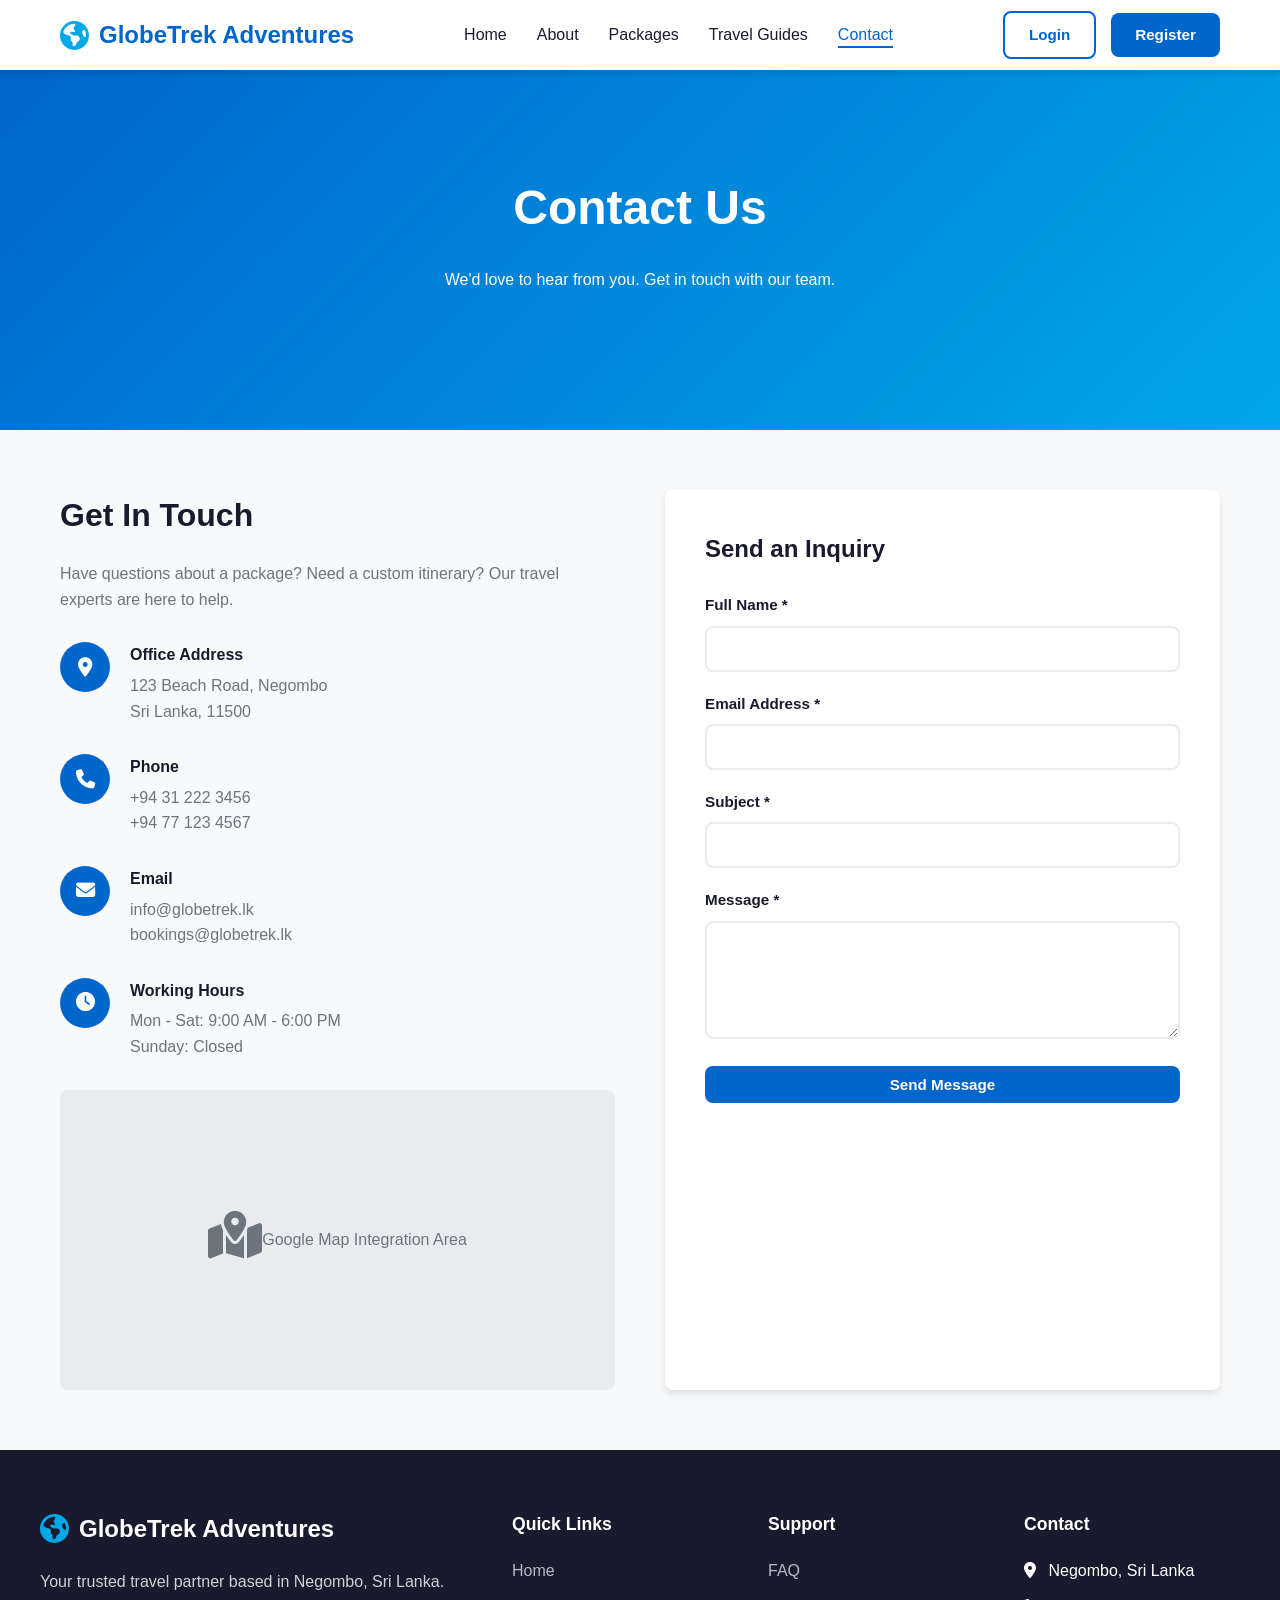
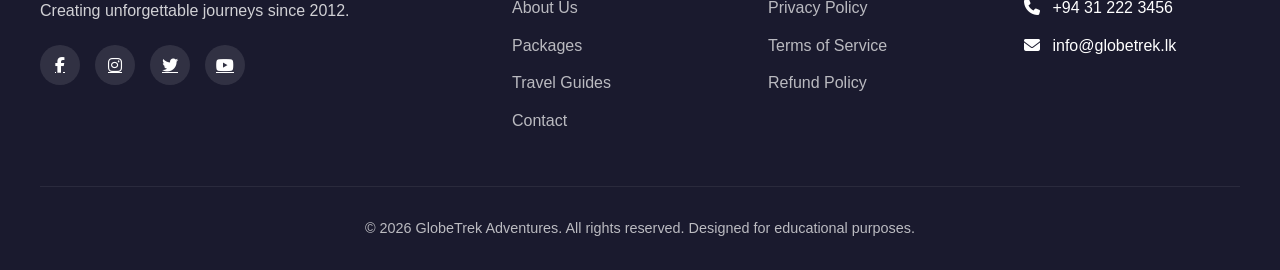
<file: contact.html>
<!DOCTYPE html>
<html lang="en">
<head>
    <meta charset="UTF-8">
    <meta name="viewport" content="width=device-width, initial-scale=1.0">
    <title>Contact Us - GlobeTrek Adventures</title>
    <link href="https://cdnjs.cloudflare.com/ajax/libs/font-awesome/6.4.0/css/all.min.css" rel="stylesheet">
    <link rel="stylesheet" href="style.css">
</head>
<body>

    <!-- Loading Screen -->
    <div class="loader" id="loader">
        <div class="loader-spinner"></div>
    </div>

    <!-- Navigation -->
    <nav class="navbar">
        <div class="nav-container">
            <a href="index.html" class="logo">
                <i class="fas fa-globe-americas"></i>
                GlobeTrek Adventures
            </a>
            <ul class="nav-links" id="navLinks">
                <li><a href="index.html">Home</a></li>
                <li><a href="about.html">About</a></li>
                <li><a href="packages.html">Packages</a></li>
                <li><a href="guides.html">Travel Guides</a></li>
                <li><a href="contact.html" class="active">Contact</a></li>
                <li id="navDashboard" style="display:none"><a href="dashboard.html">Dashboard</a></li>
            </ul>
            <div class="nav-auth" id="navAuth">
                <a href="login.html" class="btn btn-outline">Login</a>
                <a href="register.html" class="btn btn-primary">Register</a>
            </div>
            <div class="nav-auth" id="navUser" style="display:none">
                <span id="userName" style="margin-right:10px; font-weight:600;"></span>
                <button class="btn btn-outline" onclick="logout()">Logout</button>
            </div>
            <div class="mobile-toggle" onclick="toggleMobile()">
                <i class="fas fa-bars"></i>
            </div>
        </div>
    </nav>

    <!-- CONTACT PAGE -->
    <section id="contact" class="page-section">
        <div class="about-hero" style="height: 40vh; min-height: 300px;">
            <h1>Contact Us</h1>
            <p>We'd love to hear from you. Get in touch with our team.</p>
        </div>
        <div class="contact-grid">
            <div class="contact-info">
                <h2>Get In Touch</h2>
                <p style="color:var(--gray); margin-bottom:30px;">Have questions about a package? Need a custom itinerary? Our travel experts are here to help.</p>
                
                <div class="contact-item">
                    <i class="fas fa-map-marker-alt"></i>
                    <div>
                        <h4>Office Address</h4>
                        <p>123 Beach Road, Negombo<br>Sri Lanka, 11500</p>
                    </div>
                </div>
                <div class="contact-item">
                    <i class="fas fa-phone"></i>
                    <div>
                        <h4>Phone</h4>
                        <p>+94 31 222 3456<br>+94 77 123 4567</p>
                    </div>
                </div>
                <div class="contact-item">
                    <i class="fas fa-envelope"></i>
                    <div>
                        <h4>Email</h4>
                        <p>info@globetrek.lk<br>bookings@globetrek.lk</p>
                    </div>
                </div>
                <div class="contact-item">
                    <i class="fas fa-clock"></i>
                    <div>
                        <h4>Working Hours</h4>
                        <p>Mon - Sat: 9:00 AM - 6:00 PM<br>Sunday: Closed</p>
                    </div>
                </div>
                
                <div class="map-container">
                    <i class="fas fa-map-marked-alt" style="font-size:3rem; margin-bottom:10px;"></i>
                    <p>Google Map Integration Area</p>
                </div>
            </div>
            
            <div class="contact-form">
                <h3>Send an Inquiry</h3>
                <div class="alert alert-success" id="contactSuccess">Your message has been sent successfully!</div>
                <form id="contactForm" onsubmit="handleContact(event)">
                    <div class="form-row">
                        <label>Full Name *</label>
                        <input type="text" class="form-control" id="contactName" required>
                        <div class="error-message" id="contactNameError">Name is required</div>
                    </div>
                    <div class="form-row">
                        <label>Email Address *</label>
                        <input type="email" class="form-control" id="contactEmail" required>
                        <div class="error-message" id="contactEmailError">Valid email is required</div>
                    </div>
                    <div class="form-row">
                        <label>Subject *</label>
                        <input type="text" class="form-control" id="contactSubject" required>
                    </div>
                    <div class="form-row">
                        <label>Message *</label>
                        <textarea class="form-control" id="contactMessage" rows="5" required></textarea>
                        <div class="error-message" id="contactMessageError">Message is required</div>
                    </div>
                    <button type="submit" class="btn btn-primary" style="width:100%;">Send Message</button>
                </form>
            </div>
        </div>
    </section>

    <!-- FOOTER -->
    <footer class="footer" id="mainFooter">
        <div class="footer-grid">
            <div class="footer-brand">
                <div class="logo" style="color:var(--white); margin-bottom:15px;">
                    <i class="fas fa-globe-americas"></i>
                    GlobeTrek Adventures
                </div>
                <p>Your trusted travel partner based in Negombo, Sri Lanka. Creating unforgettable journeys since 2012.</p>
                <div class="social-links">
                    <a href="#"><i class="fab fa-facebook-f"></i></a>
                    <a href="#"><i class="fab fa-instagram"></i></a>
                    <a href="#"><i class="fab fa-twitter"></i></a>
                    <a href="#"><i class="fab fa-youtube"></i></a>
                </div>
            </div>
            <div class="footer-links">
                <h4>Quick Links</h4>
                <ul>
                    <li><a href="index.html">Home</a></li>
                    <li><a href="about.html">About Us</a></li>
                    <li><a href="packages.html">Packages</a></li>
                    <li><a href="guides.html">Travel Guides</a></li>
                    <li><a href="contact.html">Contact</a></li>
                </ul>
            </div>
            <div class="footer-links">
                <h4>Support</h4>
                <ul>
                    <li><a href="#">FAQ</a></li>
                    <li><a href="#">Privacy Policy</a></li>
                    <li><a href="#">Terms of Service</a></li>
                    <li><a href="#">Refund Policy</a></li>
                </ul>
            </div>
            <div class="footer-links">
                <h4>Contact</h4>
                <ul>
                    <li><i class="fas fa-map-marker-alt" style="margin-right:8px;"></i> Negombo, Sri Lanka</li>
                    <li><i class="fas fa-phone" style="margin-right:8px;"></i> +94 31 222 3456</li>
                    <li><i class="fas fa-envelope" style="margin-right:8px;"></i> info@globetrek.lk</li>
                </ul>
            </div>
        </div>
        <div class="footer-bottom">
            <p>&copy; 2026 GlobeTrek Adventures. All rights reserved. Designed for educational purposes.</p>
        </div>
    </footer>

    <!-- Toast Notification -->
    <div class="toast" id="toast"></div>

    <!-- Back to Top Button -->
    <button class="back-to-top" id="backToTop" onclick="scrollToTop()">
        <i class="fas fa-arrow-up"></i>
    </button>

    <script src="script.js"></script>
</body>
</html>
</file>
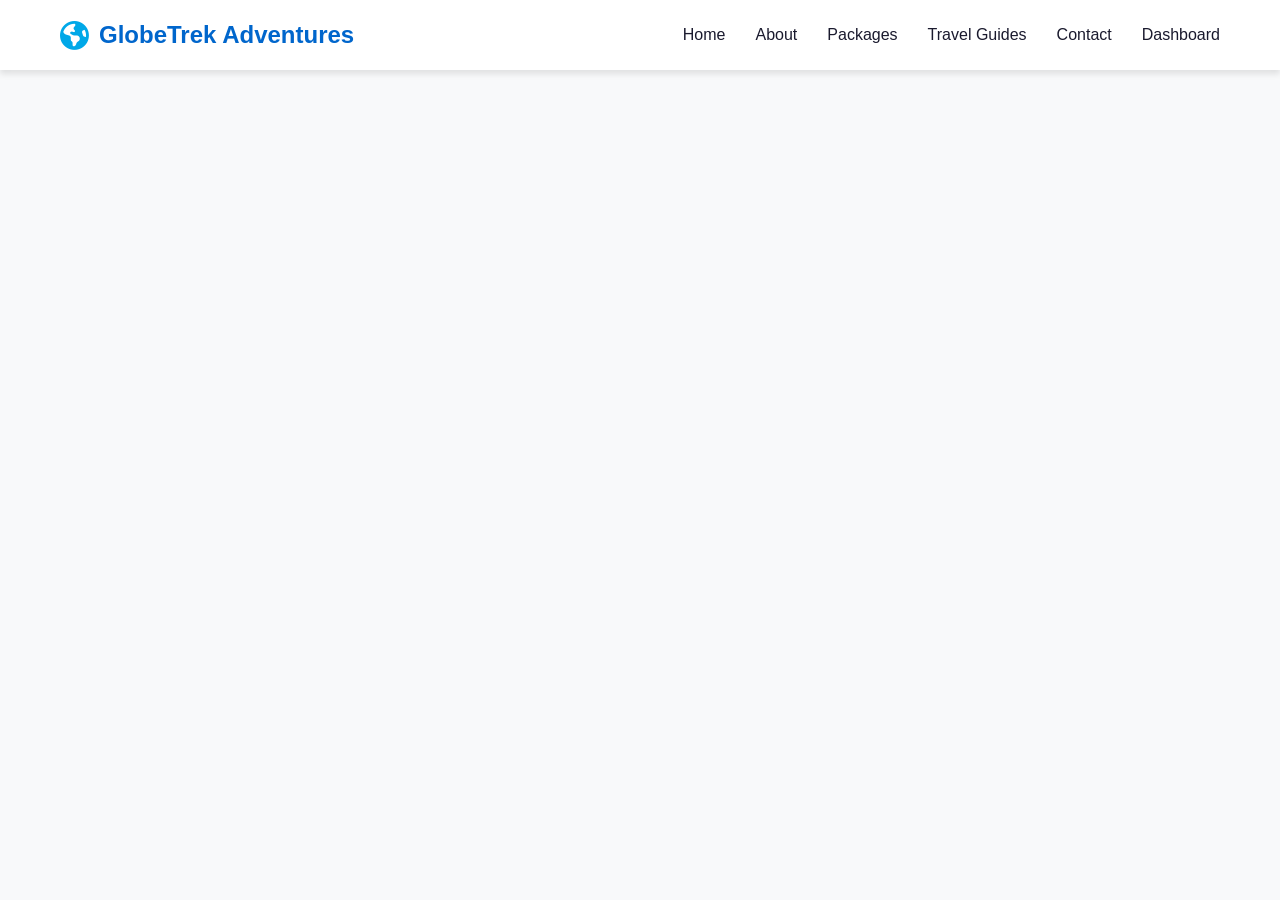
<file: dashboard.html>
<!DOCTYPE html>
<html lang="en">
<head>
    <meta charset="UTF-8">
    <meta name="viewport" content="width=device-width, initial-scale=1.0">
    <title>User Dashboard - GlobeTrek Adventures</title>
    <link href="https://cdnjs.cloudflare.com/ajax/libs/font-awesome/6.4.0/css/all.min.css" rel="stylesheet">
    <link rel="stylesheet" href="style.css">
</head>
<body>

    <!-- Loading Screen -->
    <div class="loader" id="loader">
        <div class="loader-spinner"></div>
    </div>

    <!-- Navigation -->
    <nav class="navbar">
        <div class="nav-container">
            <a href="index.html" class="logo">
                <i class="fas fa-globe-americas"></i>
                GlobeTrek Adventures
            </a>
            <ul class="nav-links" id="navLinks">
                <li><a href="index.html">Home</a></li>
                <li><a href="about.html">About</a></li>
                <li><a href="packages.html">Packages</a></li>
                <li><a href="guides.html">Travel Guides</a></li>
                <li><a href="contact.html">Contact</a></li>
                <li id="navDashboard" class="active"><a href="dashboard.html">Dashboard</a></li>
            </ul>
            <div class="nav-auth" id="navAuth" style="display:none">
                <a href="login.html" class="btn btn-outline">Login</a>
                <a href="register.html" class="btn btn-primary">Register</a>
            </div>
            <div class="nav-auth" id="navUser" style="display:none">
                <span id="userName" style="margin-right:10px; font-weight:600;"></span>
                <button class="btn btn-outline" onclick="logout()">Logout</button>
            </div>
            <div class="mobile-toggle" onclick="toggleMobile()">
                <i class="fas fa-bars"></i>
            </div>
        </div>
    </nav>

    <!-- CUSTOMER DASHBOARD VIEW -->
    <div id="customer-dashboard-view" style="display:none;">
        <div class="dashboard-layout">
            <div class="sidebar">
                <div class="sidebar-user">
                    <div class="sidebar-avatar"><i class="fas fa-user"></i></div>
                    <h4 id="custName">Customer</h4>
                    <p style="opacity:0.7; font-size:0.9rem;" id="roleText">Traveler</p>
                </div>
                <ul class="sidebar-menu">
                    <li><a href="#" class="active" onclick="showDashTab('cust-overview')"><i class="fas fa-home"></i> Overview</a></li>
                    <li><a href="#" onclick="showDashTab('cust-bookings')"><i class="fas fa-suitcase"></i> My Bookings</a></li>
                    <li><a href="#" onclick="showDashTab('cust-inquiries')"><i class="fas fa-envelope"></i> Inquiries</a></li>
                    <li><a href="#" onclick="showDashTab('cust-profile')"><i class="fas fa-user-cog"></i> Profile</a></li>
                </ul>
            </div>
            <div class="main-content">
                <div class="dashboard-header">
                    <h2>Welcome, <span id="dashNameHeader">Traveler</span></h2>
                    <a href="packages.html" class="btn btn-primary"><i class="fas fa-plus"></i> New Booking</a>
                </div>
                
                <!-- Overview Tab -->
                <div id="cust-overview" class="dash-tab active">
                    <div class="stats-cards">
                        <div class="stat-card">
                            <div class="stat-icon blue"><i class="fas fa-suitcase"></i></div>
                            <div class="stat-info">
                                <h4>3</h4>
                                <p>Total Bookings</p>
                            </div>
                        </div>
                        <div class="stat-card">
                            <div class="stat-icon green"><i class="fas fa-check-circle"></i></div>
                            <div class="stat-info">
                                <h4>2</h4>
                                <p>Confirmed</p>
                            </div>
                        </div>
                        <div class="stat-card">
                            <div class="stat-icon orange"><i class="fas fa-clock"></i></div>
                            <div class="stat-info">
                                <h4>1</h4>
                                <p>Pending</p>
                            </div>
                        </div>
                    </div>
                    <div class="content-card">
                        <div class="content-card-header">
                            <h3>Recent Bookings</h3>
                        </div>
                        <div class="content-card-body">
                            <div class="table-responsive">
                                <table class="table">
                                    <thead>
                                        <tr>
                                            <th>Ref</th>
                                            <th>Package</th>
                                            <th>Date</th>
                                            <th>Travelers</th>
                                            <th>Status</th>
                                            <th>Total</th>
                                        </tr>
                                    </thead>
                                    <tbody id="custOverviewBookingsTable">
                                        <!-- Rendered dynamically by script.js -->
                                    </tbody>
                                </table>
                            </div>
                        </div>
                    </div>
                </div>
                
                <!-- Bookings Tab -->
                <div id="cust-bookings" class="dash-tab" style="display:none;">
                    <div class="content-card">
                        <div class="content-card-header">
                            <h3>All Bookings</h3>
                        </div>
                        <div class="content-card-body">
                            <div class="table-responsive">
                                <table class="table">
                                    <thead>
                                        <tr>
                                            <th>Ref</th>
                                            <th>Package</th>
                                            <th>Travel Date</th>
                                            <th>Status</th>
                                            <th>Actions</th>
                                        </tr>
                                    </thead>
                                    <tbody id="custBookingsTable">
                                        <!-- Rendered dynamically by script.js -->
                                    </tbody>
                                </table>
                            </div>
                        </div>
                    </div>
                </div>
                
                <!-- Inquiries Tab -->
                <div id="cust-inquiries" class="dash-tab" style="display:none;">
                    <div class="content-card">
                        <div class="content-card-header">
                            <h3>Inquiry History</h3>
                        </div>
                        <div class="content-card-body">
                            <div class="table-responsive">
                                <table class="table">
                                    <thead>
                                        <tr>
                                            <th>Date</th>
                                            <th>Subject</th>
                                            <th>Status</th>
                                        </tr>
                                    </thead>
                                    <tbody id="custInquiriesTable">
                                        <!-- Rendered dynamically by script.js -->
                                    </tbody>
                                </table>
                            </div>
                        </div>
                    </div>
                </div>
                
                <!-- Profile Tab -->
                <div id="cust-profile" class="dash-tab" style="display:none;">
                    <div class="content-card">
                        <div class="content-card-header">
                            <h3>Profile Settings</h3>
                        </div>
                        <div class="content-card-body">
                            <form onsubmit="event.preventDefault(); showToast('Profile updated!');">
                                <div class="form-row">
                                    <label>Full Name</label>
                                    <input type="text" class="form-control" value="John Doe">
                                </div>
                                <div class="form-row">
                                    <label>Email</label>
                                    <input type="email" class="form-control" value="john@example.com" readonly style="background-color:#e9ecef;">
                                </div>
                                <div class="form-row">
                                    <label>Phone</label>
                                    <input type="tel" class="form-control" value="+94 77 123 4567">
                                </div>
                                <button type="submit" class="btn btn-primary">Update Profile</button>
                            </form>
                        </div>
                    </div>
                </div>
            </div>
        </div>
    </div>

    <!-- STAFF DASHBOARD VIEW -->
    <div id="staff-dashboard-view" style="display:none;">
        <div class="dashboard-layout">
            <div class="sidebar">
                <div class="sidebar-user">
                    <div class="sidebar-avatar" style="background:var(--warning);"><i class="fas fa-briefcase"></i></div>
                    <h4>Staff Member</h4>
                    <p style="opacity:0.7; font-size:0.9rem;">Travel Agent</p>
                </div>
                <ul class="sidebar-menu">
                    <li><a href="#" class="active" onclick="showDashTab('staff-overview')"><i class="fas fa-home"></i> Dashboard</a></li>
                    <li><a href="#" onclick="showDashTab('staff-bookings')"><i class="fas fa-suitcase"></i> Bookings</a></li>
                    <li><a href="#" onclick="showDashTab('staff-inquiries')"><i class="fas fa-envelope"></i> Inquiries</a></li>
                    <li><a href="#" onclick="showDashTab('staff-packages')"><i class="fas fa-box"></i> Packages</a></li>
                </ul>
            </div>
            <div class="main-content">
                <div class="dashboard-header">
                    <h2>Staff Dashboard</h2>
                    <span style="color:var(--gray);">Today: June 20, 2026</span>
                </div>
                
                <div id="staff-overview" class="dash-tab active">
                    <div class="stats-cards">
                        <div class="stat-card">
                            <div class="stat-icon blue"><i class="fas fa-suitcase"></i></div>
                            <div class="stat-info">
                                <h4>156</h4>
                                <p>Total Bookings</p>
                            </div>
                        </div>
                        <div class="stat-card">
                            <div class="stat-icon orange"><i class="fas fa-clock"></i></div>
                            <div class="stat-info">
                                <h4>23</h4>
                                <p>Pending</p>
                            </div>
                        </div>
                        <div class="stat-card">
                            <div class="stat-icon green"><i class="fas fa-check-circle"></i></div>
                            <div class="stat-info">
                                <h4>128</h4>
                                <p>Confirmed</p>
                            </div>
                        </div>
                        <div class="stat-card">
                            <div class="stat-icon red"><i class="fas fa-envelope"></i></div>
                            <div class="stat-info">
                                <h4>45</h4>
                                <p>New Inquiries</p>
                            </div>
                        </div>
                    </div>
                    <div class="content-card">
                        <div class="content-card-header">
                            <h3>Pending Bookings</h3>
                        </div>
                        <div class="content-card-body">
                            <div class="table-responsive">
                                <table class="table">
                                    <thead>
                                        <tr>
                                            <th>Ref</th>
                                            <th>Customer</th>
                                            <th>Package</th>
                                            <th>Date</th>
                                            <th>Amount</th>
                                            <th>Actions</th>
                                        </tr>
                                    </thead>
                                    <tbody>
                                        <tr>
                                            <td>#GT-24015</td>
                                            <td>Jane Smith</td>
                                            <td>Maldives Escape</td>
                                            <td>2026-08-20</td>
                                            <td>$2,400</td>
                                            <td><button class="btn btn-success btn-sm" onclick="showToast('Booking confirmed!')">Confirm</button></td>
                                        </tr>
                                        <tr>
                                            <td>#GT-24018</td>
                                            <td>Robert Brown</td>
                                            <td>Dubai Luxury</td>
                                            <td>2026-09-10</td>
                                            <td>$3,500</td>
                                            <td><button class="btn btn-success btn-sm" onclick="showToast('Booking confirmed!')">Confirm</button></td>
                                        </tr>
                                    </tbody>
                                </table>
                            </div>
                        </div>
                    </div>
                </div>
                
                <div id="staff-bookings" class="dash-tab" style="display:none;">
                    <div class="content-card">
                        <div class="content-card-header">
                            <h3>All Bookings</h3>
                        </div>
                        <div class="content-card-body">
                            <div class="table-responsive">
                                <table class="table">
                                    <thead>
                                        <tr>
                                            <th>Ref</th>
                                            <th>Customer</th>
                                            <th>Package</th>
                                            <th>Status</th>
                                            <th>Actions</th>
                                        </tr>
                                    </thead>
                                    <tbody id="staffBookingsTable">
                                        <!-- Dynamically generated -->
                                    </tbody>
                                </table>
                            </div>
                        </div>
                    </div>
                </div>
                
                <div id="staff-inquiries" class="dash-tab" style="display:none;">
                    <div class="content-card">
                        <div class="content-card-header">
                            <h3>Customer Inquiries</h3>
                        </div>
                        <div class="content-card-body">
                            <div class="table-responsive">
                                <table class="table">
                                    <thead>
                                        <tr>
                                            <th>Name</th>
                                            <th>Subject</th>
                                            <th>Date</th>
                                            <th>Status</th>
                                            <th>Actions</th>
                                        </tr>
                                    </thead>
                                    <tbody>
                                        <tr>
                                            <td>Alice Johnson</td>
                                            <td>Custom Tour Request</td>
                                            <td>2026-06-18</td>
                                            <td><span class="status-badge status-pending">New</span></td>
                                            <td><button class="btn btn-primary btn-sm" onclick="showToast('Replying to Alice')">Reply</button></td>
                                        </tr>
                                        <tr>
                                            <td>Mark Wilson</td>
                                            <td>Price Inquiry</td>
                                            <td>2026-06-17</td>
                                            <td><span class="status-badge status-pending">New</span></td>
                                            <td><button class="btn btn-primary btn-sm" onclick="showToast('Replying to Mark')">Reply</button></td>
                                        </tr>
                                    </tbody>
                                </table>
                            </div>
                        </div>
                    </div>
                </div>
                
                <div id="staff-packages" class="dash-tab" style="display:none;">
                    <div class="content-card">
                        <div class="content-card-header">
                            <h3>Manage Packages</h3>
                            <button class="btn btn-primary btn-sm" onclick="showToast('Packages editor locked')">Add Package</button>
                        </div>
                        <div class="content-card-body">
                            <div class="table-responsive">
                                <table class="table">
                                    <thead>
                                        <tr>
                                            <th>Package</th>
                                            <th>Destination</th>
                                            <th>Price</th>
                                            <th>Status</th>
                                            <th>Actions</th>
                                        </tr>
                                    </thead>
                                    <tbody id="staffPackagesTable">
                                        <!-- Dynamically generated -->
                                    </tbody>
                                </table>
                            </div>
                        </div>
                    </div>
                </div>
            </div>
        </div>
    </div>

    <!-- ADMIN DASHBOARD VIEW -->
    <div id="admin-dashboard-view" style="display:none;">
        <div class="dashboard-layout">
            <div class="sidebar">
                <div class="sidebar-user">
                    <div class="sidebar-avatar" style="background:var(--danger);"><i class="fas fa-user-shield"></i></div>
                    <h4>Administrator</h4>
                    <p style="opacity:0.7; font-size:0.9rem;">System Admin</p>
                </div>
                <ul class="sidebar-menu">
                    <li><a href="#" class="active" onclick="showDashTab('admin-overview')"><i class="fas fa-chart-line"></i> Analytics</a></li>
                    <li><a href="#" onclick="showDashTab('admin-users')"><i class="fas fa-users"></i> Users</a></li>
                    <li><a href="#" onclick="showDashTab('admin-staff')"><i class="fas fa-user-tie"></i> Staff</a></li>
                    <li><a href="#" onclick="showDashTab('admin-reports')"><i class="fas fa-file-alt"></i> Reports</a></li>
                </ul>
            </div>
            <div class="main-content">
                <div class="dashboard-header">
                    <h2>Admin Dashboard</h2>
                    <span style="color:var(--gray);">System Overview</span>
                </div>
                
                <div id="admin-overview" class="dash-tab active">
                    <div class="stats-cards">
                        <div class="stat-card">
                            <div class="stat-icon blue"><i class="fas fa-users"></i></div>
                            <div class="stat-info">
                                <h4>1,245</h4>
                                <p>Total Users</p>
                            </div>
                        </div>
                        <div class="stat-card">
                            <div class="stat-icon green"><i class="fas fa-user-tie"></i></div>
                            <div class="stat-info">
                                <h4>12</h4>
                                <p>Staff Members</p>
                            </div>
                        </div>
                        <div class="stat-card">
                            <div class="stat-icon orange"><i class="fas fa-suitcase"></i></div>
                            <div class="stat-info">
                                <h4>856</h4>
                                <p>Total Bookings</p>
                            </div>
                        </div>
                        <div class="stat-card">
                            <div class="stat-icon red"><i class="fas fa-envelope"></i></div>
                            <div class="stat-info">
                                <h4>234</h4>
                                <p>Total Inquiries</p>
                            </div>
                        </div>
                    </div>
                    <div class="content-card">
                        <div class="content-card-header">
                            <h3>Recent Activity</h3>
                        </div>
                        <div class="content-card-body">
                            <div class="table-responsive">
                                <table class="table">
                                    <thead>
                                        <tr>
                                            <th>Time</th>
                                            <th>Activity</th>
                                            <th>User</th>
                                            <th>Details</th>
                                        </tr>
                                    </thead>
                                    <tbody>
                                        <tr>
                                            <td>10:45 AM</td>
                                            <td>New Booking</td>
                                            <td>john@example.com</td>
                                            <td>Bali Adventure - $999</td>
                                        </tr>
                                        <tr>
                                            <td>09:30 AM</td>
                                            <td>New Inquiry</td>
                                            <td>sarah@example.com</td>
                                            <td>Custom tour request</td>
                                        </tr>
                                        <tr>
                                            <td>Yesterday</td>
                                            <td>User Registration</td>
                                            <td>mike@example.com</td>
                                            <td>New customer account</td>
                                        </tr>
                                    </tbody>
                                </table>
                            </div>
                        </div>
                    </div>
                </div>
                
                <div id="admin-users" class="dash-tab" style="display:none;">
                    <div class="content-card">
                        <div class="content-card-header">
                            <h3>Manage Customers</h3>
                        </div>
                        <div class="content-card-body">
                            <div class="table-responsive">
                                <table class="table">
                                    <thead>
                                        <tr>
                                            <th>Name</th>
                                            <th>Email</th>
                                            <th>Bookings</th>
                                            <th>Joined</th>
                                            <th>Actions</th>
                                        </tr>
                                    </thead>
                                    <tbody>
                                        <tr>
                                            <td>John Doe</td>
                                            <td>john@example.com</td>
                                            <td>3</td>
                                            <td>2024-01-15</td>
                                            <td><button class="btn btn-danger btn-sm" onclick="showToast('Customer account locked')">Delete</button></td>
                                        </tr>
                                        <tr>
                                            <td>Jane Smith</td>
                                            <td>jane@example.com</td>
                                            <td>5</td>
                                            <td>2023-08-20</td>
                                            <td><button class="btn btn-danger btn-sm" onclick="showToast('Customer account locked')">Delete</button></td>
                                        </tr>
                                    </tbody>
                                </table>
                            </div>
                        </div>
                    </div>
                </div>
                
                <div id="admin-staff" class="dash-tab" style="display:none;">
                    <div class="content-card">
                        <div class="content-card-header">
                            <h3>Manage Staff</h3>
                            <button class="btn btn-primary btn-sm" onclick="showToast('Staff editor locked')">Add Staff</button>
                        </div>
                        <div class="content-card-body">
                            <div class="table-responsive">
                                <table class="table">
                                    <thead>
                                        <tr>
                                            <th>Name</th>
                                            <th>Role</th>
                                            <th>Email</th>
                                            <th>Status</th>
                                            <th>Actions</th>
                                        </tr>
                                    </thead>
                                    <tbody>
                                        <tr>
                                            <td>Amal Perera</td>
                                            <td>Senior Agent</td>
                                            <td>amal@globetrek.lk</td>
                                            <td><span class="status-badge status-confirmed">Active</span></td>
                                            <td><button class="btn btn-outline btn-sm" onclick="showToast('Edit mode locked')">Edit</button></td>
                                        </tr>
                                        <tr>
                                            <td>Nimali Silva</td>
                                            <td>Booking Manager</td>
                                            <td>nimali@globetrek.lk</td>
                                            <td><span class="status-badge status-confirmed">Active</span></td>
                                            <td><button class="btn btn-outline btn-sm" onclick="showToast('Edit mode locked')">Edit</button></td>
                                        </tr>
                                    </tbody>
                                </table>
                            </div>
                        </div>
                    </div>
                </div>
                
                <div id="admin-reports" class="dash-tab" style="display:none;">
                    <div class="content-card">
                        <div class="content-card-header">
                            <h3>Booking Reports</h3>
                        </div>
                        <div class="content-card-body">
                            <div class="table-responsive">
                                <table class="table">
                                    <thead>
                                        <tr>
                                            <th>Month</th>
                                            <th>Bookings</th>
                                            <th>Revenue</th>
                                            <th>Growth</th>
                                        </tr>
                                    </thead>
                                    <tbody>
                                        <tr>
                                            <td>June 2026</td>
                                            <td>142</td>
                                            <td>$128,400</td>
                                            <td style="color:var(--success);">+12%</td>
                                        </tr>
                                        <tr>
                                            <td>May 2026</td>
                                            <td>128</td>
                                            <td>$115,200</td>
                                            <td style="color:var(--success);">+8%</td>
                                        </tr>
                                        <tr>
                                            <td>April 2026</td>
                                            <td>118</td>
                                            <td>$98,600</td>
                                            <td style="color:var(--danger);">-3%</td>
                                        </tr>
                                    </tbody>
                                </table>
                            </div>
                        </div>
                    </div>
                </div>
            </div>
        </div>
    </div>

    <!-- Toast Notification -->
    <div class="toast" id="toast"></div>

    <script src="script.js"></script>
</body>
</html>
</file>
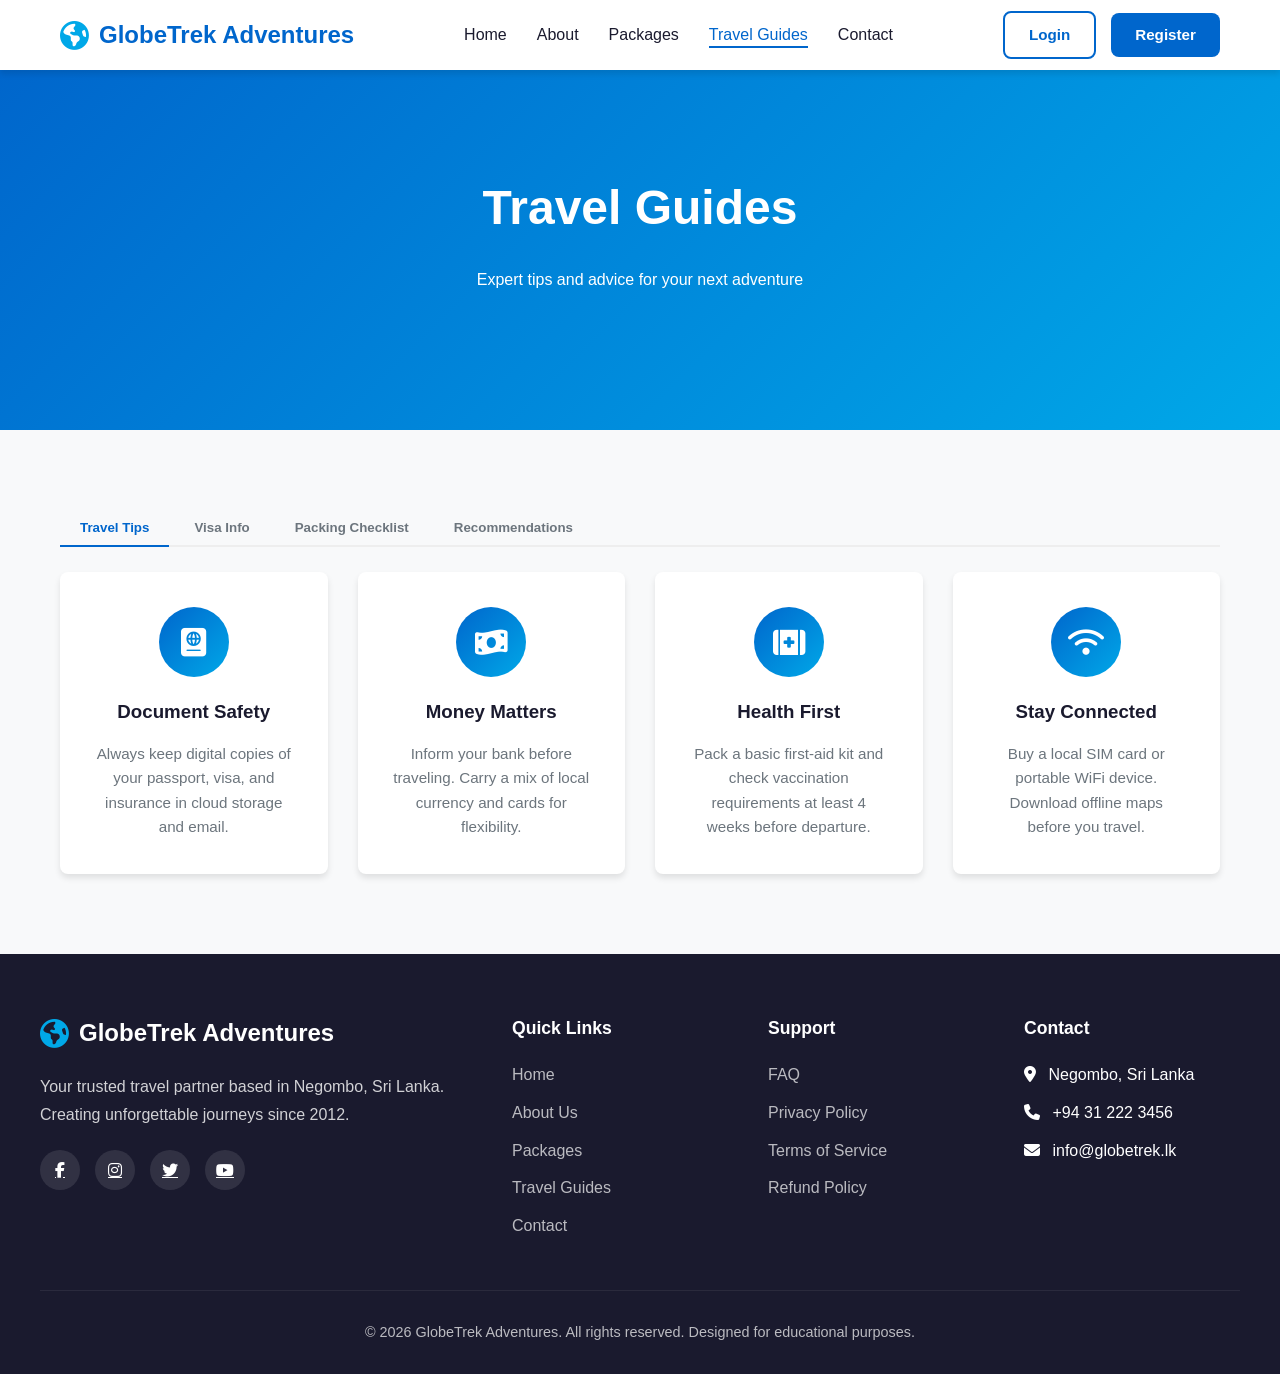
<file: guides.html>
<!DOCTYPE html>
<html lang="en">
<head>
    <meta charset="UTF-8">
    <meta name="viewport" content="width=device-width, initial-scale=1.0">
    <title>Travel Guides - GlobeTrek Adventures</title>
    <link href="https://cdnjs.cloudflare.com/ajax/libs/font-awesome/6.4.0/css/all.min.css" rel="stylesheet">
    <link rel="stylesheet" href="style.css">
</head>
<body>

    <!-- Loading Screen -->
    <div class="loader" id="loader">
        <div class="loader-spinner"></div>
    </div>

    <!-- Navigation -->
    <nav class="navbar">
        <div class="nav-container">
            <a href="index.html" class="logo">
                <i class="fas fa-globe-americas"></i>
                GlobeTrek Adventures
            </a>
            <ul class="nav-links" id="navLinks">
                <li><a href="index.html">Home</a></li>
                <li><a href="about.html">About</a></li>
                <li><a href="packages.html">Packages</a></li>
                <li><a href="guides.html" class="active">Travel Guides</a></li>
                <li><a href="contact.html">Contact</a></li>
                <li id="navDashboard" style="display:none"><a href="dashboard.html">Dashboard</a></li>
            </ul>
            <div class="nav-auth" id="navAuth">
                <a href="login.html" class="btn btn-outline">Login</a>
                <a href="register.html" class="btn btn-primary">Register</a>
            </div>
            <div class="nav-auth" id="navUser" style="display:none">
                <span id="userName" style="margin-right:10px; font-weight:600;"></span>
                <button class="btn btn-outline" onclick="logout()">Logout</button>
            </div>
            <div class="mobile-toggle" onclick="toggleMobile()">
                <i class="fas fa-bars"></i>
            </div>
        </div>
    </nav>

    <!-- TRAVEL GUIDES PAGE -->
    <section id="guides" class="page-section">
        <div class="about-hero" style="height: 40vh; min-height: 300px;">
            <h1>Travel Guides</h1>
            <p>Expert tips and advice for your next adventure</p>
        </div>
        <div class="section">
            <div class="tabs">
                <button class="tab-btn active" onclick="switchTab('tips')">Travel Tips</button>
                <button class="tab-btn" onclick="switchTab('visa')">Visa Info</button>
                <button class="tab-btn" onclick="switchTab('packing')">Packing Checklist</button>
                <button class="tab-btn" onclick="switchTab('destinations')">Recommendations</button>
            </div>
            
            <div id="tips" class="tab-content active">
                <div class="features-grid">
                    <div class="feature-card">
                        <div class="feature-icon"><i class="fas fa-passport"></i></div>
                        <h3>Document Safety</h3>
                        <p>Always keep digital copies of your passport, visa, and insurance in cloud storage and email.</p>
                    </div>
                    <div class="feature-card">
                        <div class="feature-icon"><i class="fas fa-money-bill-wave"></i></div>
                        <h3>Money Matters</h3>
                        <p>Inform your bank before traveling. Carry a mix of local currency and cards for flexibility.</p>
                    </div>
                    <div class="feature-card">
                        <div class="feature-icon"><i class="fas fa-first-aid"></i></div>
                        <h3>Health First</h3>
                        <p>Pack a basic first-aid kit and check vaccination requirements at least 4 weeks before departure.</p>
                    </div>
                    <div class="feature-card">
                        <div class="feature-icon"><i class="fas fa-wifi"></i></div>
                        <h3>Stay Connected</h3>
                        <p>Buy a local SIM card or portable WiFi device. Download offline maps before you travel.</p>
                    </div>
                </div>
            </div>
            
            <div id="visa" class="tab-content">
                <div class="content-card">
                    <div class="content-card-body">
                        <h3 style="margin-bottom:20px;">Visa Requirements by Destination</h3>
                        <div class="table-responsive">
                            <table class="table">
                                <thead>
                                    <tr><th>Country</th><th>Requirement</th><th>Processing Time</th><th>Notes</th></tr>
                                </thead>
                                <tbody>
                                    <tr><td>Sri Lanka</td><td>ETA / Visa on Arrival</td><td>24-48 hours</td><td>30 days standard</td></tr>
                                    <tr><td>Thailand</td><td>Visa Exempt (30 days)</td><td>Immediate</td><td>Passport valid 6 months</td></tr>
                                    <tr><td>Bali (Indonesia)</td><td>Visa on Arrival</td><td>At airport</td><td>$35 USD fee</td></tr>
                                    <tr><td>Maldives</td><td>Free on Arrival (30 days)</td><td>Immediate</td><td>Return ticket required</td></tr>
                                    <tr><td>Dubai (UAE)</td><td>Pre-approved Visa</td><td>3-5 days</td><td>Apply through airline</td></tr>
                                </tbody>
                            </table>
                        </div>
                    </div>
                </div>
            </div>
            
            <div id="packing" class="tab-content">
                <div class="features-grid">
                    <div class="feature-card" style="text-align:left;">
                        <h3><i class="fas fa-tshirt" style="color:var(--primary); margin-right:10px;"></i>Clothing</h3>
                        <ul style="list-style:none; margin-top:15px; color:var(--gray);">
                            <li><i class="fas fa-check" style="color:var(--success); margin-right:8px;"></i>Lightweight, breathable fabrics</li>
                            <li><i class="fas fa-check" style="color:var(--success); margin-right:8px;"></i>Modest attire for temples</li>
                            <li><i class="fas fa-check" style="color:var(--success); margin-right:8px;"></i>Comfortable walking shoes</li>
                            <li><i class="fas fa-check" style="color:var(--success); margin-right:8px;"></i>Swimwear & cover-up</li>
                        </ul>
                    </div>
                    <div class="feature-card" style="text-align:left;">
                        <h3><i class="fas fa-soap" style="color:var(--primary); margin-right:10px;"></i>Essentials</h3>
                        <ul style="list-style:none; margin-top:15px; color:var(--gray);">
                            <li><i class="fas fa-check" style="color:var(--success); margin-right:8px;"></i>Sunscreen (SPF 50+)</li>
                            <li><i class="fas fa-check" style="color:var(--success); margin-right:8px;"></i>Insect repellent</li>
                            <li><i class="fas fa-check" style="color:var(--success); margin-right:8px;"></i>Universal adapter</li>
                            <li><i class="fas fa-check" style="color:var(--success); margin-right:8px;"></i>Portable charger</li>
                        </ul>
                    </div>
                    <div class="feature-card" style="text-align:left;">
                        <h3><i class="fas fa-file-alt" style="color:var(--primary); margin-right:10px;"></i>Documents</h3>
                        <ul style="list-style:none; margin-top:15px; color:var(--gray);">
                            <li><i class="fas fa-check" style="color:var(--success); margin-right:8px;"></i>Passport & copies</li>
                            <li><i class="fas fa-check" style="color:var(--success); margin-right:8px;"></i>Travel insurance</li>
                            <li><i class="fas fa-check" style="color:var(--success); margin-right:8px;"></i>Hotel confirmations</li>
                            <li><i class="fas fa-check" style="color:var(--success); margin-right:8px;"></i>Emergency contacts</li>
                        </ul>
                    </div>
                </div>
            </div>
            
            <div id="destinations" class="tab-content">
                <div class="content-card">
                    <div class="content-card-body">
                        <h3 style="margin-bottom:20px;">Top Recommended Destinations for 2026</h3>
                        <div class="destinations-grid" id="recDestinations">
                            <!-- Populated dynamically by script.js -->
                        </div>
                    </div>
                </div>
            </div>
        </div>
    </section>

    <!-- FOOTER -->
    <footer class="footer" id="mainFooter">
        <div class="footer-grid">
            <div class="footer-brand">
                <div class="logo" style="color:var(--white); margin-bottom:15px;">
                    <i class="fas fa-globe-americas"></i>
                    GlobeTrek Adventures
                </div>
                <p>Your trusted travel partner based in Negombo, Sri Lanka. Creating unforgettable journeys since 2012.</p>
                <div class="social-links">
                    <a href="#"><i class="fab fa-facebook-f"></i></a>
                    <a href="#"><i class="fab fa-instagram"></i></a>
                    <a href="#"><i class="fab fa-twitter"></i></a>
                    <a href="#"><i class="fab fa-youtube"></i></a>
                </div>
            </div>
            <div class="footer-links">
                <h4>Quick Links</h4>
                <ul>
                    <li><a href="index.html">Home</a></li>
                    <li><a href="about.html">About Us</a></li>
                    <li><a href="packages.html">Packages</a></li>
                    <li><a href="guides.html">Travel Guides</a></li>
                    <li><a href="contact.html">Contact</a></li>
                </ul>
            </div>
            <div class="footer-links">
                <h4>Support</h4>
                <ul>
                    <li><a href="#">FAQ</a></li>
                    <li><a href="#">Privacy Policy</a></li>
                    <li><a href="#">Terms of Service</a></li>
                    <li><a href="#">Refund Policy</a></li>
                </ul>
            </div>
            <div class="footer-links">
                <h4>Contact</h4>
                <ul>
                    <li><i class="fas fa-map-marker-alt" style="margin-right:8px;"></i> Negombo, Sri Lanka</li>
                    <li><i class="fas fa-phone" style="margin-right:8px;"></i> +94 31 222 3456</li>
                    <li><i class="fas fa-envelope" style="margin-right:8px;"></i> info@globetrek.lk</li>
                </ul>
            </div>
        </div>
        <div class="footer-bottom">
            <p>&copy; 2026 GlobeTrek Adventures. All rights reserved. Designed for educational purposes.</p>
        </div>
    </footer>

    <!-- Toast Notification -->
    <div class="toast" id="toast"></div>

    <!-- Back to Top Button -->
    <button class="back-to-top" id="backToTop" onclick="scrollToTop()">
        <i class="fas fa-arrow-up"></i>
    </button>

    <script src="script.js"></script>
</body>
</html>
</file>
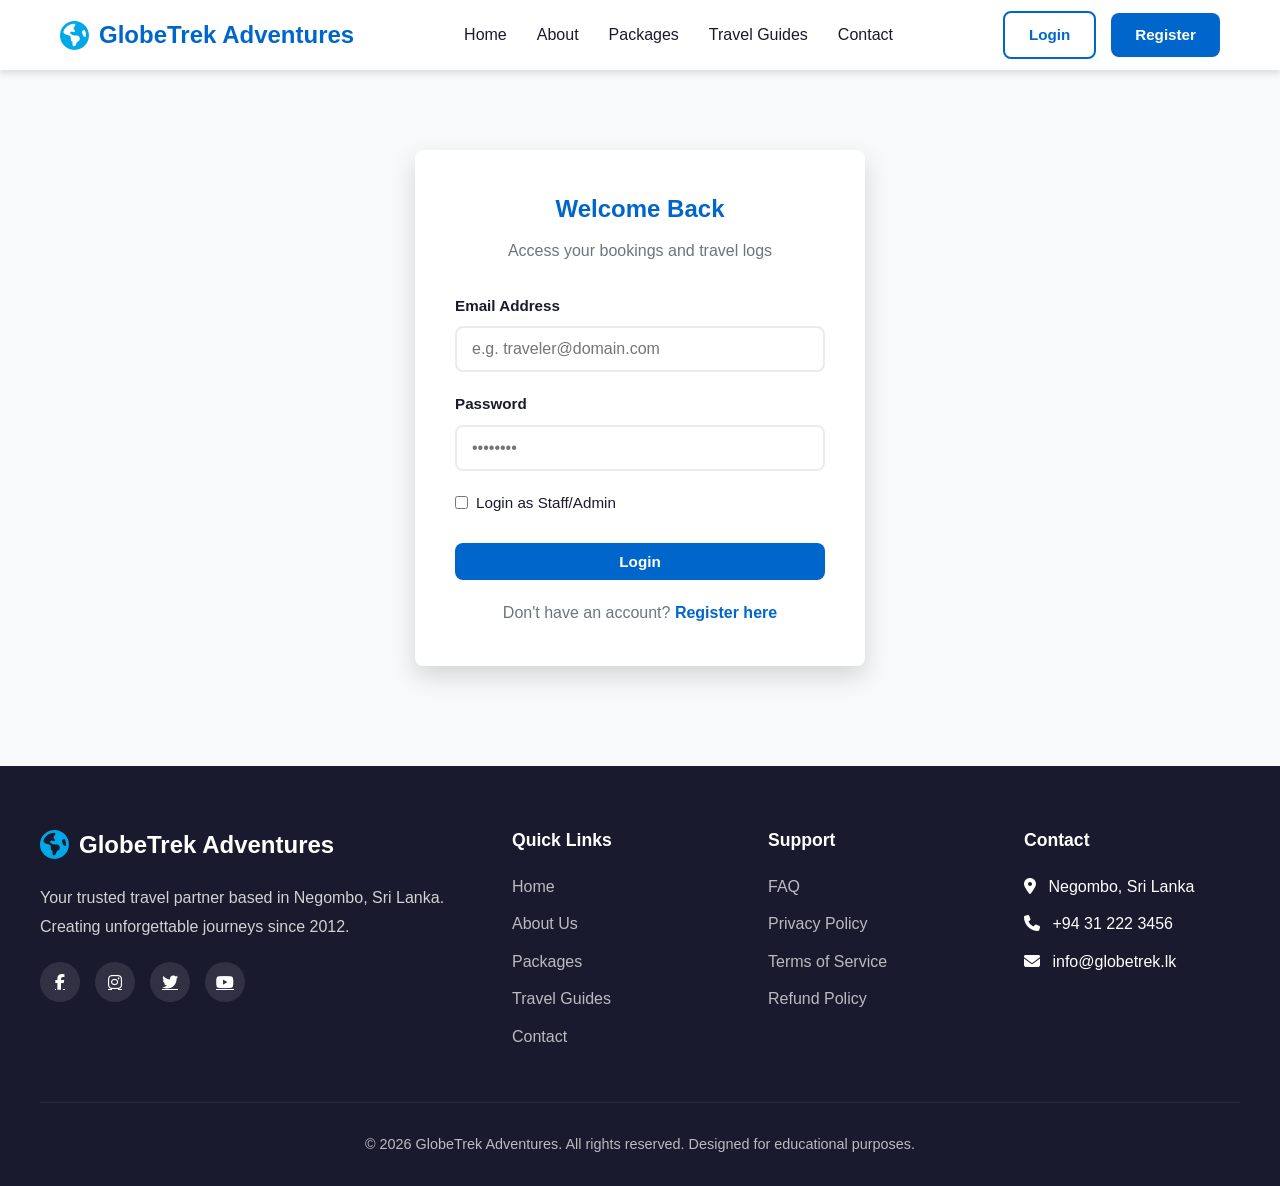
<file: login.html>
<!DOCTYPE html>
<html lang="en">
<head>
    <meta charset="UTF-8">
    <meta name="viewport" content="width=device-width, initial-scale=1.0">
    <title>Login - GlobeTrek Adventures</title>
    <link href="https://cdnjs.cloudflare.com/ajax/libs/font-awesome/6.4.0/css/all.min.css" rel="stylesheet">
    <link rel="stylesheet" href="style.css">
</head>
<body>

    <!-- Loading Screen -->
    <div class="loader" id="loader">
        <div class="loader-spinner"></div>
    </div>

    <!-- Navigation -->
    <nav class="navbar">
        <div class="nav-container">
            <a href="index.html" class="logo">
                <i class="fas fa-globe-americas"></i>
                GlobeTrek Adventures
            </a>
            <ul class="nav-links" id="navLinks">
                <li><a href="index.html">Home</a></li>
                <li><a href="about.html">About</a></li>
                <li><a href="packages.html">Packages</a></li>
                <li><a href="guides.html">Travel Guides</a></li>
                <li><a href="contact.html">Contact</a></li>
                <li id="navDashboard" style="display:none"><a href="dashboard.html">Dashboard</a></li>
            </ul>
            <div class="nav-auth" id="navAuth">
                <a href="login.html" class="btn btn-outline active">Login</a>
                <a href="register.html" class="btn btn-primary">Register</a>
            </div>
            <div class="nav-auth" id="navUser" style="display:none">
                <span id="userName" style="margin-right:10px; font-weight:600;"></span>
                <button class="btn btn-outline" onclick="logout()">Logout</button>
            </div>
            <div class="mobile-toggle" onclick="toggleMobile()">
                <i class="fas fa-bars"></i>
            </div>
        </div>
    </nav>

    <!-- LOGIN PAGE -->
    <div class="auth-page-container">
        <div class="auth-page-header">
            <h2>Welcome Back</h2>
            <p style="color:var(--gray);">Access your bookings and travel logs</p>
        </div>
        <div class="alert alert-danger" id="loginError">Invalid email or password</div>
        <form onsubmit="handleLogin(event)">
            <div class="form-row">
                <label>Email Address</label>
                <input type="email" class="form-control" id="loginEmail" placeholder="e.g. traveler@domain.com" required>
            </div>
            <div class="form-row">
                <label>Password</label>
                <input type="password" class="form-control" id="loginPassword" placeholder="••••••••" required>
            </div>
            <div class="form-row" style="display:flex; gap:15px; align-items:center;">
                <label style="display:flex; align-items:center; gap:8px; font-weight:normal; cursor:pointer;">
                    <input type="checkbox" id="roleSelect"> Login as Staff/Admin
                </label>
            </div>
            <button type="submit" class="btn btn-primary" style="width:100%;">Login</button>
        </form>
        <p style="text-align:center; margin-top:20px; color:var(--gray);">
            Don't have an account? <a href="register.html" style="color:var(--primary); font-weight:600; text-decoration:none;">Register here</a>
        </p>
    </div>

    <!-- FOOTER -->
    <footer class="footer" id="mainFooter" style="margin-top: 100px;">
        <div class="footer-grid">
            <div class="footer-brand">
                <div class="logo" style="color:var(--white); margin-bottom:15px;">
                    <i class="fas fa-globe-americas"></i>
                    GlobeTrek Adventures
                </div>
                <p>Your trusted travel partner based in Negombo, Sri Lanka. Creating unforgettable journeys since 2012.</p>
                <div class="social-links">
                    <a href="#"><i class="fab fa-facebook-f"></i></a>
                    <a href="#"><i class="fab fa-instagram"></i></a>
                    <a href="#"><i class="fab fa-twitter"></i></a>
                    <a href="#"><i class="fab fa-youtube"></i></a>
                </div>
            </div>
            <div class="footer-links">
                <h4>Quick Links</h4>
                <ul>
                    <li><a href="index.html">Home</a></li>
                    <li><a href="about.html">About Us</a></li>
                    <li><a href="packages.html">Packages</a></li>
                    <li><a href="guides.html">Travel Guides</a></li>
                    <li><a href="contact.html">Contact</a></li>
                </ul>
            </div>
            <div class="footer-links">
                <h4>Support</h4>
                <ul>
                    <li><a href="#">FAQ</a></li>
                    <li><a href="#">Privacy Policy</a></li>
                    <li><a href="#">Terms of Service</a></li>
                    <li><a href="#">Refund Policy</a></li>
                </ul>
            </div>
            <div class="footer-links">
                <h4>Contact</h4>
                <ul>
                    <li><i class="fas fa-map-marker-alt" style="margin-right:8px;"></i> Negombo, Sri Lanka</li>
                    <li><i class="fas fa-phone" style="margin-right:8px;"></i> +94 31 222 3456</li>
                    <li><i class="fas fa-envelope" style="margin-right:8px;"></i> info@globetrek.lk</li>
                </ul>
            </div>
        </div>
        <div class="footer-bottom">
            <p>&copy; 2026 GlobeTrek Adventures. All rights reserved. Designed for educational purposes.</p>
        </div>
    </footer>

    <!-- Toast Notification -->
    <div class="toast" id="toast"></div>

    <script src="script.js"></script>
</body>
</html>
</file>
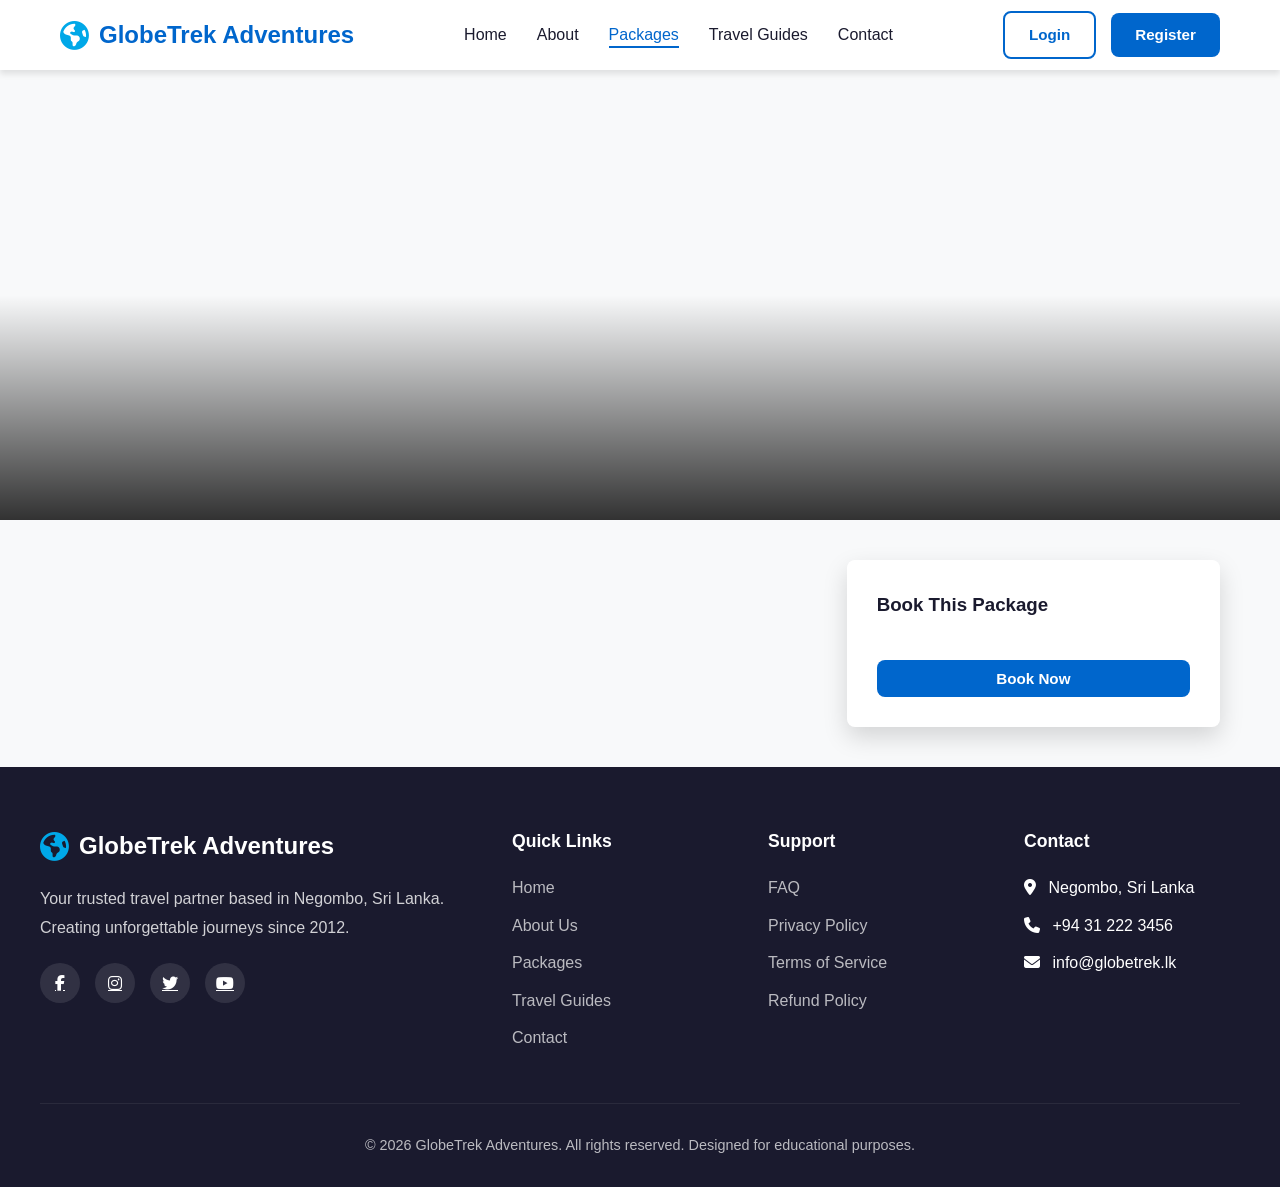
<file: package-details.html>
<!DOCTYPE html>
<html lang="en">
<head>
    <meta charset="UTF-8">
    <meta name="viewport" content="width=device-width, initial-scale=1.0">
    <title>Package Details - GlobeTrek Adventures</title>
    <link href="https://cdnjs.cloudflare.com/ajax/libs/font-awesome/6.4.0/css/all.min.css" rel="stylesheet">
    <link rel="stylesheet" href="style.css">
</head>
<body>

    <!-- Loading Screen -->
    <div class="loader" id="loader">
        <div class="loader-spinner"></div>
    </div>

    <!-- Navigation -->
    <nav class="navbar">
        <div class="nav-container">
            <a href="index.html" class="logo">
                <i class="fas fa-globe-americas"></i>
                GlobeTrek Adventures
            </a>
            <ul class="nav-links" id="navLinks">
                <li><a href="index.html">Home</a></li>
                <li><a href="about.html">About</a></li>
                <li><a href="packages.html" class="active">Packages</a></li>
                <li><a href="guides.html">Travel Guides</a></li>
                <li><a href="contact.html">Contact</a></li>
                <li id="navDashboard" style="display:none"><a href="dashboard.html">Dashboard</a></li>
            </ul>
            <div class="nav-auth" id="navAuth">
                <a href="login.html" class="btn btn-outline">Login</a>
                <a href="register.html" class="btn btn-primary">Register</a>
            </div>
            <div class="nav-auth" id="navUser" style="display:none">
                <span id="userName" style="margin-right:10px; font-weight:600;"></span>
                <button class="btn btn-outline" onclick="logout()">Logout</button>
            </div>
            <div class="mobile-toggle" onclick="toggleMobile()">
                <i class="fas fa-bars"></i>
            </div>
        </div>
    </nav>

    <!-- PACKAGE DETAILS PAGE -->
    <section id="package-details" class="page-section">
        <div id="pkgDetailsHero" class="package-details-hero">
            <div class="package-details-content">
                <div id="pkgDetailsHeader">
                    <!-- Populated dynamically by script.js -->
                </div>
            </div>
        </div>
        <div class="details-grid">
            <div class="details-main" id="pkgDetailsMain">
                <!-- Populated dynamically by script.js -->
            </div>
            <div class="details-sidebar">
                <div class="booking-card">
                    <h3>Book This Package</h3>
                    <div id="pkgBookingInfo">
                        <!-- Populated dynamically by script.js -->
                    </div>
                    <button class="btn btn-primary" style="width:100%; margin-top:20px;" onclick="openBookingModal()">Book Now</button>
                </div>
            </div>
        </div>
    </section>

    <!-- FOOTER -->
    <footer class="footer" id="mainFooter">
        <div class="footer-grid">
            <div class="footer-brand">
                <div class="logo" style="color:var(--white); margin-bottom:15px;">
                    <i class="fas fa-globe-americas"></i>
                    GlobeTrek Adventures
                </div>
                <p>Your trusted travel partner based in Negombo, Sri Lanka. Creating unforgettable journeys since 2012.</p>
                <div class="social-links">
                    <a href="#"><i class="fab fa-facebook-f"></i></a>
                    <a href="#"><i class="fab fa-instagram"></i></a>
                    <a href="#"><i class="fab fa-twitter"></i></a>
                    <a href="#"><i class="fab fa-youtube"></i></a>
                </div>
            </div>
            <div class="footer-links">
                <h4>Quick Links</h4>
                <ul>
                    <li><a href="index.html">Home</a></li>
                    <li><a href="about.html">About Us</a></li>
                    <li><a href="packages.html">Packages</a></li>
                    <li><a href="guides.html">Travel Guides</a></li>
                    <li><a href="contact.html">Contact</a></li>
                </ul>
            </div>
            <div class="footer-links">
                <h4>Support</h4>
                <ul>
                    <li><a href="#">FAQ</a></li>
                    <li><a href="#">Privacy Policy</a></li>
                    <li><a href="#">Terms of Service</a></li>
                    <li><a href="#">Refund Policy</a></li>
                </ul>
            </div>
            <div class="footer-links">
                <h4>Contact</h4>
                <ul>
                    <li><i class="fas fa-map-marker-alt" style="margin-right:8px;"></i> Negombo, Sri Lanka</li>
                    <li><i class="fas fa-phone" style="margin-right:8px;"></i> +94 31 222 3456</li>
                    <li><i class="fas fa-envelope" style="margin-right:8px;"></i> info@globetrek.lk</li>
                </ul>
            </div>
        </div>
        <div class="footer-bottom">
            <p>&copy; 2026 GlobeTrek Adventures. All rights reserved. Designed for educational purposes.</p>
        </div>
    </footer>

    <!-- MODALS OVERLAY -->
    <div class="modal-overlay" id="modalOverlay">
        <!-- Booking Modal -->
        <div class="modal" id="bookingModal" style="display:none; max-width:600px;">
            <div class="modal-header">
                <h3>Book Your Trip</h3>
                <button class="modal-close" onclick="closeModal()"><i class="fas fa-times"></i></button>
            </div>
            <div class="modal-body">
                <div class="alert alert-success" id="bookingSuccess" style="display:none;">Booking submitted successfully! Reference: <strong id="bookingRef"></strong></div>
                <form id="bookingForm" onsubmit="handleBooking(event)">
                    <div class="form-row">
                        <label>Package</label>
                        <input type="text" class="form-control" id="bookPackage" readonly>
                    </div>
                    <div style="display:grid; grid-template-columns:1fr 1fr; gap:15px;">
                        <div class="form-row">
                            <label>Full Name *</label>
                            <input type="text" class="form-control" id="bookName" required>
                        </div>
                        <div class="form-row">
                            <label>Email *</label>
                            <input type="email" class="form-control" id="bookEmail" required>
                        </div>
                    </div>
                    <div style="display:grid; grid-template-columns:1fr 1fr; gap:15px;">
                        <div class="form-row">
                            <label>Travelers *</label>
                            <input type="number" class="form-control" id="bookTravelers" min="1" value="1" required onchange="calcTotal()">
                        </div>
                        <div class="form-row">
                            <label>Travel Date *</label>
                            <input type="date" class="form-control" id="bookDate" required>
                        </div>
                    </div>
                    <div class="form-row">
                        <label>Special Requests</label>
                        <textarea class="form-control" id="bookRequests" rows="3"></textarea>
                    </div>
                    <div class="price-row" style="border-top:2px solid #eee; padding-top:15px; margin-top:15px;">
                        <span>Total Cost:</span>
                        <span class="price-total" id="bookTotal">$0</span>
                    </div>
                    <button type="submit" class="btn btn-primary" style="width:100%; margin-top:15px;">Confirm Booking</button>
                </form>
            </div>
        </div>
    </div>

    <!-- Toast Notification -->
    <div class="toast" id="toast"></div>

    <!-- Back to Top Button -->
    <button class="back-to-top" id="backToTop" onclick="scrollToTop()">
        <i class="fas fa-arrow-up"></i>
    </button>

    <script src="script.js"></script>
</body>
</html>
</file>
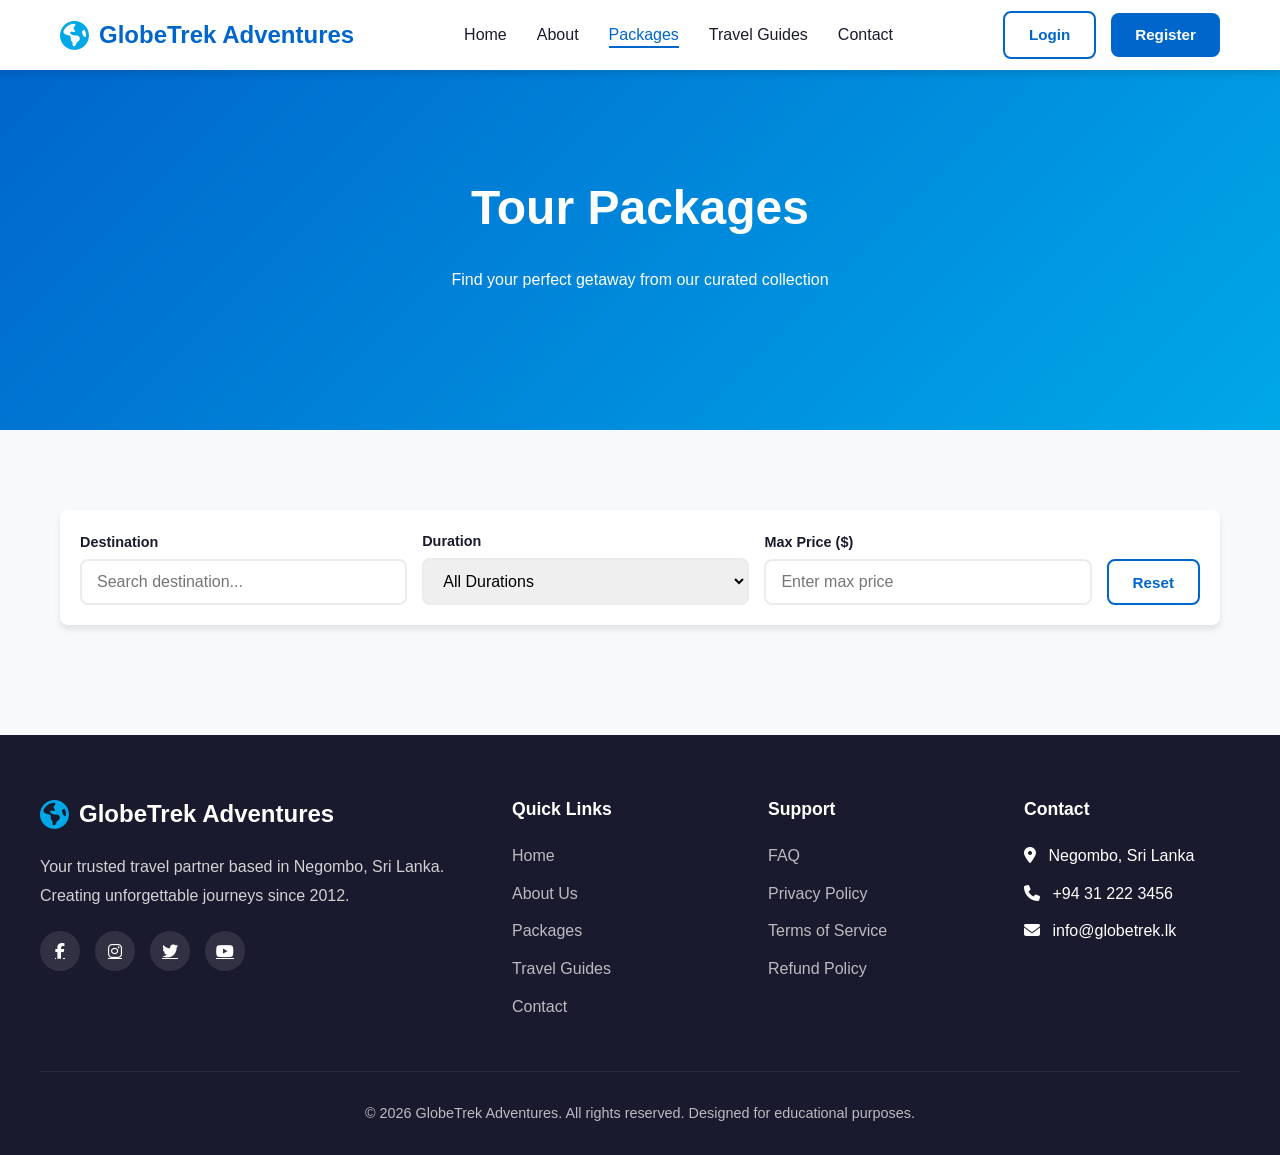
<file: packages.html>
<!DOCTYPE html>
<html lang="en">
<head>
    <meta charset="UTF-8">
    <meta name="viewport" content="width=device-width, initial-scale=1.0">
    <title>Tour Packages - GlobeTrek Adventures</title>
    <link href="https://cdnjs.cloudflare.com/ajax/libs/font-awesome/6.4.0/css/all.min.css" rel="stylesheet">
    <link rel="stylesheet" href="style.css">
</head>
<body>

    <!-- Loading Screen -->
    <div class="loader" id="loader">
        <div class="loader-spinner"></div>
    </div>

    <!-- Navigation -->
    <nav class="navbar">
        <div class="nav-container">
            <a href="index.html" class="logo">
                <i class="fas fa-globe-americas"></i>
                GlobeTrek Adventures
            </a>
            <ul class="nav-links" id="navLinks">
                <li><a href="index.html">Home</a></li>
                <li><a href="about.html">About</a></li>
                <li><a href="packages.html" class="active">Packages</a></li>
                <li><a href="guides.html">Travel Guides</a></li>
                <li><a href="contact.html">Contact</a></li>
                <li id="navDashboard" style="display:none"><a href="dashboard.html">Dashboard</a></li>
            </ul>
            <div class="nav-auth" id="navAuth">
                <a href="login.html" class="btn btn-outline">Login</a>
                <a href="register.html" class="btn btn-primary">Register</a>
            </div>
            <div class="nav-auth" id="navUser" style="display:none">
                <span id="userName" style="margin-right:10px; font-weight:600;"></span>
                <button class="btn btn-outline" onclick="logout()">Logout</button>
            </div>
            <div class="mobile-toggle" onclick="toggleMobile()">
                <i class="fas fa-bars"></i>
            </div>
        </div>
    </nav>

    <!-- PACKAGES PAGE -->
    <section id="packages" class="page-section">
        <div class="about-hero" style="height: 40vh; min-height: 300px;">
            <h1>Tour Packages</h1>
            <p>Find your perfect getaway from our curated collection</p>
        </div>
        <div class="section">
            <div class="filters-bar">
                <div class="filter-group">
                    <label>Destination</label>
                    <input type="text" class="form-control" id="filterDest" placeholder="Search destination..." onkeyup="filterPackages()">
                </div>
                <div class="filter-group">
                    <label>Duration</label>
                    <select class="form-control" id="filterDuration" onchange="filterPackages()">
                        <option value="">All Durations</option>
                        <option value="5">5 Days</option>
                        <option value="7">7 Days</option>
                        <option value="10">10 Days</option>
                        <option value="14">14 Days</option>
                    </select>
                </div>
                <div class="filter-group">
                    <label>Max Price ($)</label>
                    <input type="number" class="form-control" id="filterPrice" placeholder="Enter max price" onkeyup="filterPackages()">
                </div>
                <button class="btn btn-outline" onclick="resetFilters()" style="height: 46px;">Reset</button>
            </div>
            <div class="packages-grid" id="allPackages">
                <!-- Populated dynamically by script.js -->
            </div>
        </div>
    </section>

    <!-- FOOTER -->
    <footer class="footer" id="mainFooter">
        <div class="footer-grid">
            <div class="footer-brand">
                <div class="logo" style="color:var(--white); margin-bottom:15px;">
                    <i class="fas fa-globe-americas"></i>
                    GlobeTrek Adventures
                </div>
                <p>Your trusted travel partner based in Negombo, Sri Lanka. Creating unforgettable journeys since 2012.</p>
                <div class="social-links">
                    <a href="#"><i class="fab fa-facebook-f"></i></a>
                    <a href="#"><i class="fab fa-instagram"></i></a>
                    <a href="#"><i class="fab fa-twitter"></i></a>
                    <a href="#"><i class="fab fa-youtube"></i></a>
                </div>
            </div>
            <div class="footer-links">
                <h4>Quick Links</h4>
                <ul>
                    <li><a href="index.html">Home</a></li>
                    <li><a href="about.html">About Us</a></li>
                    <li><a href="packages.html">Packages</a></li>
                    <li><a href="guides.html">Travel Guides</a></li>
                    <li><a href="contact.html">Contact</a></li>
                </ul>
            </div>
            <div class="footer-links">
                <h4>Support</h4>
                <ul>
                    <li><a href="#">FAQ</a></li>
                    <li><a href="#">Privacy Policy</a></li>
                    <li><a href="#">Terms of Service</a></li>
                    <li><a href="#">Refund Policy</a></li>
                </ul>
            </div>
            <div class="footer-links">
                <h4>Contact</h4>
                <ul>
                    <li><i class="fas fa-map-marker-alt" style="margin-right:8px;"></i> Negombo, Sri Lanka</li>
                    <li><i class="fas fa-phone" style="margin-right:8px;"></i> +94 31 222 3456</li>
                    <li><i class="fas fa-envelope" style="margin-right:8px;"></i> info@globetrek.lk</li>
                </ul>
            </div>
        </div>
        <div class="footer-bottom">
            <p>&copy; 2026 GlobeTrek Adventures. All rights reserved. Designed for educational purposes.</p>
        </div>
    </footer>

    <!-- Toast Notification -->
    <div class="toast" id="toast"></div>

    <!-- Back to Top Button -->
    <button class="back-to-top" id="backToTop" onclick="scrollToTop()">
        <i class="fas fa-arrow-up"></i>
    </button>

    <script src="script.js"></script>
</body>
</html>
</file>
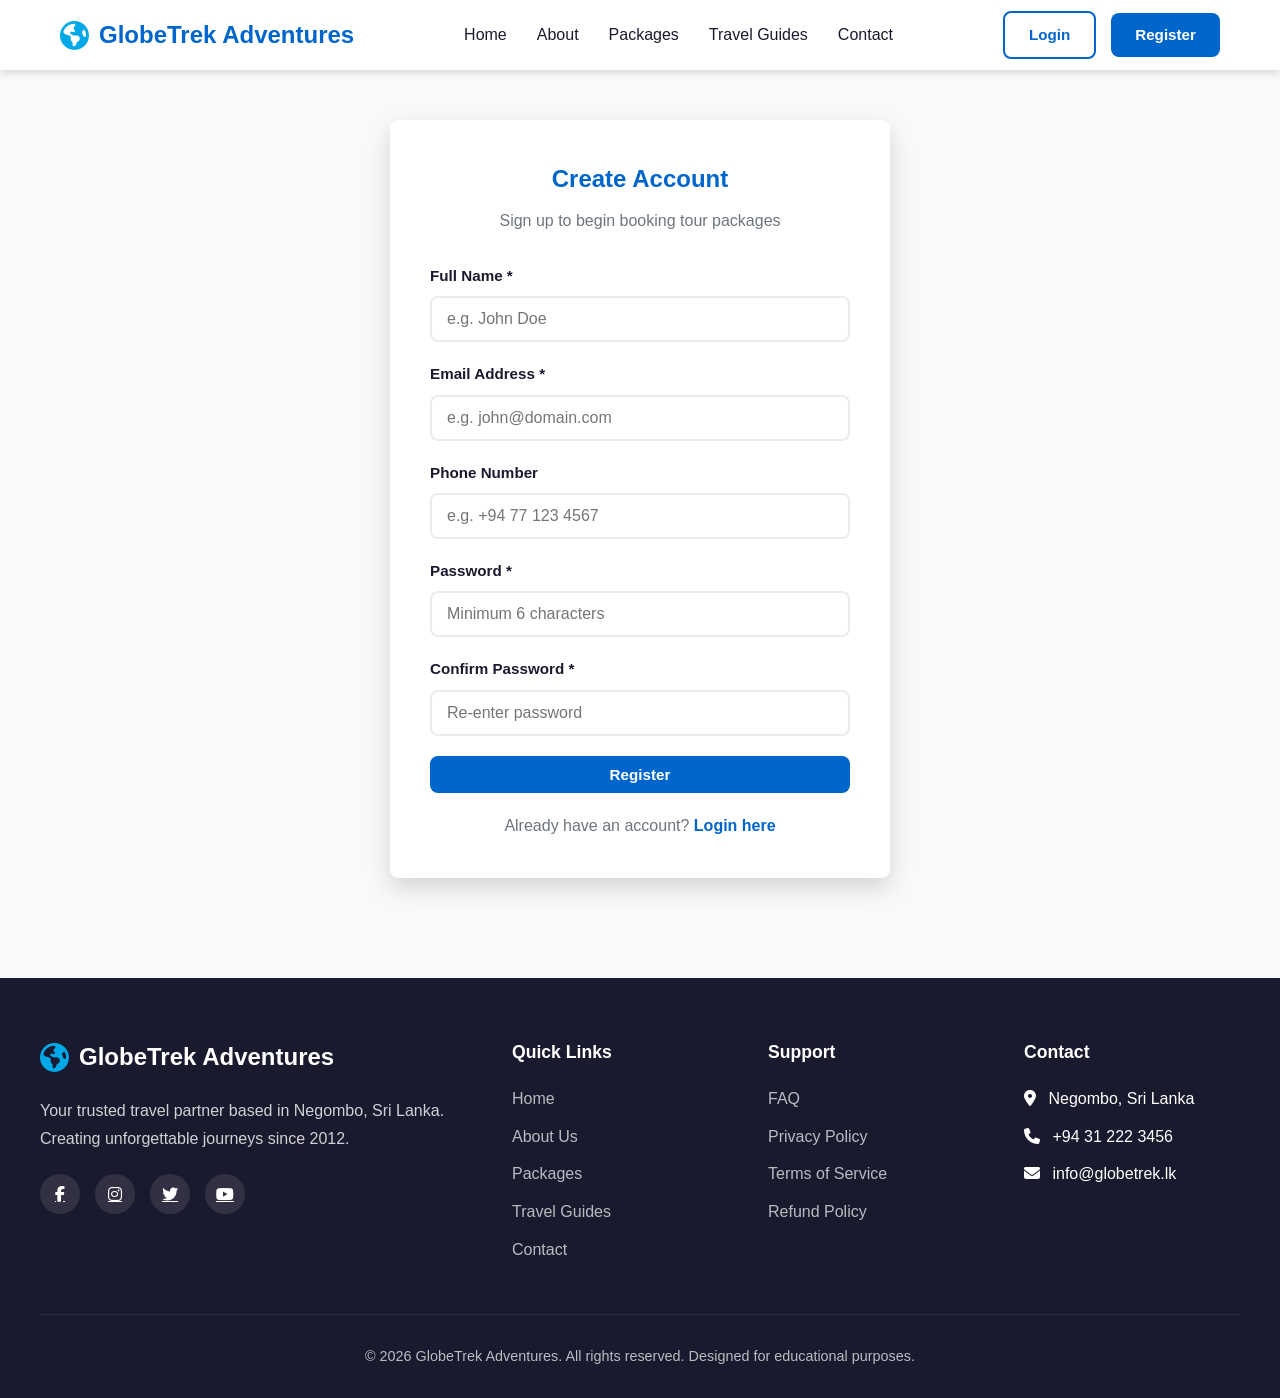
<file: register.html>
<!DOCTYPE html>
<html lang="en">
<head>
    <meta charset="UTF-8">
    <meta name="viewport" content="width=device-width, initial-scale=1.0">
    <title>Register - GlobeTrek Adventures</title>
    <link href="https://cdnjs.cloudflare.com/ajax/libs/font-awesome/6.4.0/css/all.min.css" rel="stylesheet">
    <link rel="stylesheet" href="style.css">
</head>
<body>

    <!-- Loading Screen -->
    <div class="loader" id="loader">
        <div class="loader-spinner"></div>
    </div>

    <!-- Navigation -->
    <nav class="navbar">
        <div class="nav-container">
            <a href="index.html" class="logo">
                <i class="fas fa-globe-americas"></i>
                GlobeTrek Adventures
            </a>
            <ul class="nav-links" id="navLinks">
                <li><a href="index.html">Home</a></li>
                <li><a href="about.html">About</a></li>
                <li><a href="packages.html">Packages</a></li>
                <li><a href="guides.html">Travel Guides</a></li>
                <li><a href="contact.html">Contact</a></li>
                <li id="navDashboard" style="display:none"><a href="dashboard.html">Dashboard</a></li>
            </ul>
            <div class="nav-auth" id="navAuth">
                <a href="login.html" class="btn btn-outline">Login</a>
                <a href="register.html" class="btn btn-primary active">Register</a>
            </div>
            <div class="nav-auth" id="navUser" style="display:none">
                <span id="userName" style="margin-right:10px; font-weight:600;"></span>
                <button class="btn btn-outline" onclick="logout()">Logout</button>
            </div>
            <div class="mobile-toggle" onclick="toggleMobile()">
                <i class="fas fa-bars"></i>
            </div>
        </div>
    </nav>

    <!-- REGISTER PAGE -->
    <div class="auth-page-container" style="max-width: 500px; margin: 50px auto;">
        <div class="auth-page-header">
            <h2>Create Account</h2>
            <p style="color:var(--gray);">Sign up to begin booking tour packages</p>
        </div>
        <div class="alert alert-danger" id="regError">Please fix the errors below</div>
        <div class="alert alert-success" id="regSuccess">Account created successfully!</div>
        <form onsubmit="handleRegister(event)">
            <div class="form-row">
                <label>Full Name *</label>
                <input type="text" class="form-control" id="regName" placeholder="e.g. John Doe" required>
            </div>
            <div class="form-row">
                <label>Email Address *</label>
                <input type="email" class="form-control" id="regEmail" placeholder="e.g. john@domain.com" required>
                <div class="error-message" id="regEmailError">Please enter a valid email</div>
            </div>
            <div class="form-row">
                <label>Phone Number</label>
                <input type="tel" class="form-control" id="regPhone" placeholder="e.g. +94 77 123 4567">
            </div>
            <div class="form-row">
                <label>Password *</label>
                <input type="password" class="form-control" id="regPassword" placeholder="Minimum 6 characters" required>
            </div>
            <div class="form-row">
                <label>Confirm Password *</label>
                <input type="password" class="form-control" id="regConfirm" placeholder="Re-enter password" required>
                <div class="error-message" id="regPassError">Passwords do not match</div>
            </div>
            <button type="submit" class="btn btn-primary" style="width:100%;">Register</button>
        </form>
        <p style="text-align:center; margin-top:20px; color:var(--gray);">
            Already have an account? <a href="login.html" style="color:var(--primary); font-weight:600; text-decoration:none;">Login here</a>
        </p>
    </div>

    <!-- FOOTER -->
    <footer class="footer" id="mainFooter" style="margin-top: 100px;">
        <div class="footer-grid">
            <div class="footer-brand">
                <div class="logo" style="color:var(--white); margin-bottom:15px;">
                    <i class="fas fa-globe-americas"></i>
                    GlobeTrek Adventures
                </div>
                <p>Your trusted travel partner based in Negombo, Sri Lanka. Creating unforgettable journeys since 2012.</p>
                <div class="social-links">
                    <a href="#"><i class="fab fa-facebook-f"></i></a>
                    <a href="#"><i class="fab fa-instagram"></i></a>
                    <a href="#"><i class="fab fa-twitter"></i></a>
                    <a href="#"><i class="fab fa-youtube"></i></a>
                </div>
            </div>
            <div class="footer-links">
                <h4>Quick Links</h4>
                <ul>
                    <li><a href="index.html">Home</a></li>
                    <li><a href="about.html">About Us</a></li>
                    <li><a href="packages.html">Packages</a></li>
                    <li><a href="guides.html">Travel Guides</a></li>
                    <li><a href="contact.html">Contact</a></li>
                </ul>
            </div>
            <div class="footer-links">
                <h4>Support</h4>
                <ul>
                    <li><a href="#">FAQ</a></li>
                    <li><a href="#">Privacy Policy</a></li>
                    <li><a href="#">Terms of Service</a></li>
                    <li><a href="#">Refund Policy</a></li>
                </ul>
            </div>
            <div class="footer-links">
                <h4>Contact</h4>
                <ul>
                    <li><i class="fas fa-map-marker-alt" style="margin-right:8px;"></i> Negombo, Sri Lanka</li>
                    <li><i class="fas fa-phone" style="margin-right:8px;"></i> +94 31 222 3456</li>
                    <li><i class="fas fa-envelope" style="margin-right:8px;"></i> info@globetrek.lk</li>
                </ul>
            </div>
        </div>
        <div class="footer-bottom">
            <p>&copy; 2026 GlobeTrek Adventures. All rights reserved. Designed for educational purposes.</p>
        </div>
    </footer>

    <!-- Toast Notification -->
    <div class="toast" id="toast"></div>

    <script src="script.js"></script>
</body>
</html>
</file>
<file: style.css>
:root {
    --primary: #0066cc;
    --primary-dark: #004d99;
    --secondary: #00a8e8;
    --accent: #ff6b35;
    --dark: #1a1a2e;
    --light: #f8f9fa;
    --white: #ffffff;
    --gray: #6c757d;
    --success: #28a745;
    --warning: #ffc107;
    --danger: #dc3545;
    --shadow: 0 4px 6px rgba(0,0,0,0.1);
    --shadow-lg: 0 10px 25px rgba(0,0,0,0.15);
    --radius: 8px;
    --transition: all 0.3s ease;
}

* {
    margin: 0;
    padding: 0;
    box-sizing: border-box;
}

body {
    font-family: 'Segoe UI', Tahoma, Geneva, Verdana, sans-serif;
    line-height: 1.6;
    color: var(--dark);
    background: var(--light);
    overflow-x: hidden;
}

/* Navigation */
.navbar {
    position: sticky;
    top: 0;
    z-index: 1000;
    background: var(--white);
    box-shadow: var(--shadow);
    padding: 0;
}

.nav-container {
    max-width: 1200px;
    margin: 0 auto;
    padding: 0 20px;
    display: flex;
    justify-content: space-between;
    align-items: center;
    height: 70px;
}

.logo {
    display: flex;
    align-items: center;
    gap: 10px;
    font-size: 1.5rem;
    font-weight: 700;
    color: var(--primary);
    text-decoration: none;
}

.logo i {
    font-size: 1.8rem;
    color: var(--secondary);
}

.nav-links {
    display: flex;
    list-style: none;
    gap: 30px;
    align-items: center;
}

.nav-links a {
    text-decoration: none;
    color: var(--dark);
    font-weight: 500;
    transition: var(--transition);
    position: relative;
}

.nav-links a:hover, .nav-links a.active {
    color: var(--primary);
}

.nav-links a::after {
    content: '';
    position: absolute;
    bottom: -5px;
    left: 0;
    width: 0;
    height: 2px;
    background: var(--primary);
    transition: var(--transition);
}

.nav-links a:hover::after, .nav-links a.active::after {
    width: 100%;
}

.nav-auth {
    display: flex;
    gap: 15px;
    align-items: center;
}

.btn {
    padding: 10px 24px;
    border: none;
    border-radius: var(--radius);
    cursor: pointer;
    font-weight: 600;
    transition: var(--transition);
    text-decoration: none;
    display: inline-block;
    font-size: 0.95rem;
    text-align: center;
}

.btn-primary {
    background: var(--primary);
    color: var(--white);
}

.btn-primary:hover {
    background: var(--primary-dark);
    transform: translateY(-2px);
    box-shadow: var(--shadow-lg);
}

.btn-outline {
    background: transparent;
    color: var(--primary);
    border: 2px solid var(--primary);
}

.btn-outline:hover {
    background: var(--primary);
    color: var(--white);
}

.btn-success {
    background: var(--success);
    color: var(--white);
}

.btn-warning {
    background: var(--warning);
    color: var(--dark);
}

.btn-danger {
    background: var(--danger);
    color: var(--white);
}

.btn-sm {
    padding: 6px 16px;
    font-size: 0.85rem;
}

.mobile-toggle {
    display: none;
    font-size: 1.5rem;
    cursor: pointer;
    color: var(--primary);
}

/* Page Sections */
.page-section {
    display: block; /* Modified to block since we have separate files */
    animation: fadeIn 0.5s ease;
}

@keyframes fadeIn {
    from { opacity: 0; transform: translateY(20px); }
    to { opacity: 1; transform: translateY(0); }
}

/* Hero Section */
.hero {
    position: relative;
    height: 90vh;
    min-height: 600px;
    background: linear-gradient(135deg, rgba(0,102,204,0.8) 0%, rgba(0,168,232,0.8) 100%), 
                url('https://images.unsplash.com/photo-1469854523086-cc02fe5d8800?w=1920') center/cover;
    display: flex;
    align-items: center;
    justify-content: center;
    text-align: center;
    color: var(--white);
}

.hero-content h1 {
    font-size: 3.5rem;
    margin-bottom: 20px;
    text-shadow: 2px 2px 4px rgba(0,0,0,0.3);
}

.hero-content p {
    font-size: 1.3rem;
    margin-bottom: 30px;
    opacity: 0.95;
}

.search-box {
    background: var(--white);
    padding: 30px;
    border-radius: var(--radius);
    max-width: 900px;
    margin: 0 auto;
    box-shadow: var(--shadow-lg);
    display: grid;
    grid-template-columns: 1fr 1fr 1fr auto;
    gap: 15px;
    align-items: end;
}

.form-group {
    display: flex;
    flex-direction: column;
    text-align: left;
}

.form-group label {
    font-size: 0.85rem;
    color: var(--gray);
    margin-bottom: 5px;
    font-weight: 600;
    text-transform: uppercase;
    letter-spacing: 0.5px;
}

.form-control {
    padding: 12px 15px;
    border: 2px solid #e9ecef;
    border-radius: var(--radius);
    font-size: 1rem;
    transition: var(--transition);
    font-family: inherit;
    width: 100%;
}

.form-control:focus {
    outline: none;
    border-color: var(--primary);
}

/* Stats Bar */
.stats-bar {
    background: var(--primary);
    color: var(--white);
    padding: 40px 0;
}

.stats-grid {
    max-width: 1200px;
    margin: 0 auto;
    display: grid;
    grid-template-columns: repeat(4, 1fr);
    gap: 30px;
    padding: 0 20px;
    text-align: center;
}

.stat-item h3 {
    font-size: 2.5rem;
    margin-bottom: 5px;
}

.stat-item p {
    opacity: 0.9;
    font-size: 1rem;
}

/* Section Styles */
.section {
    padding: 80px 20px;
    max-width: 1200px;
    margin: 0 auto;
}

.section-header {
    text-align: center;
    margin-bottom: 50px;
}

.section-header h2 {
    font-size: 2.5rem;
    color: var(--dark);
    margin-bottom: 15px;
}

.section-header p {
    color: var(--gray);
    font-size: 1.1rem;
    max-width: 600px;
    margin: 0 auto;
}

/* Package Cards */
.packages-grid {
    display: grid;
    grid-template-columns: repeat(auto-fill, minmax(300px, 1fr));
    gap: 30px;
}

.package-card {
    background: var(--white);
    border-radius: var(--radius);
    overflow: hidden;
    box-shadow: var(--shadow);
    transition: var(--transition);
    cursor: pointer;
    display: flex;
    flex-direction: column;
    height: 100%;
}

.package-card:hover {
    transform: translateY(-10px);
    box-shadow: var(--shadow-lg);
}

.package-image {
    height: 220px;
    background-size: cover;
    background-position: center;
    position: relative;
}

.package-badge {
    position: absolute;
    top: 15px;
    right: 15px;
    background: var(--accent);
    color: var(--white);
    padding: 5px 12px;
    border-radius: 20px;
    font-size: 0.85rem;
    font-weight: 600;
}

.package-content {
    padding: 25px;
    display: flex;
    flex-direction: column;
    flex-grow: 1;
}

.package-meta {
    display: flex;
    justify-content: space-between;
    align-items: center;
    margin-bottom: 10px;
    color: var(--gray);
    font-size: 0.9rem;
}

.package-title {
    font-size: 1.3rem;
    margin-bottom: 10px;
    color: var(--dark);
}

.package-price {
    display: flex;
    align-items: baseline;
    gap: 5px;
    margin: 15px 0;
}

.price-tag {
    font-size: 1.5rem;
    font-weight: 700;
    color: var(--primary);
}

.price-original {
    text-decoration: line-through;
    color: var(--gray);
    font-size: 1rem;
}

.package-footer {
    display: flex;
    justify-content: space-between;
    align-items: center;
    margin-top: auto;
    padding-top: 15px;
    border-top: 1px solid #eee;
}

.rating {
    color: var(--warning);
}

/* Destinations */
.destinations-grid {
    display: grid;
    grid-template-columns: repeat(auto-fill, minmax(250px, 1fr));
    gap: 20px;
}

.destination-card {
    position: relative;
    height: 300px;
    border-radius: var(--radius);
    overflow: hidden;
    cursor: pointer;
}

.destination-card img {
    width: 100%;
    height: 100%;
    object-fit: cover;
    transition: var(--transition);
}

.destination-card:hover img {
    transform: scale(1.1);
}

.destination-overlay {
    position: absolute;
    bottom: 0;
    left: 0;
    right: 0;
    background: linear-gradient(to top, rgba(0,0,0,0.8), transparent);
    padding: 30px 20px 20px;
    color: var(--white);
}

.destination-overlay h3 {
    font-size: 1.4rem;
    margin-bottom: 5px;
}

/* Testimonials */
.testimonials-container {
    position: relative;
    overflow: hidden;
}

.testimonials-slider {
    display: flex;
    transition: transform 0.5s ease;
    gap: 30px;
}

.testimonial-card {
    min-width: 100%;
    background: var(--white);
    padding: 40px;
    border-radius: var(--radius);
    box-shadow: var(--shadow);
    text-align: center;
}

.testimonial-avatar {
    width: 80px;
    height: 80px;
    border-radius: 50%;
    margin: 0 auto 20px;
    object-fit: cover;
}

.testimonial-text {
    font-style: italic;
    font-size: 1.1rem;
    color: var(--gray);
    margin-bottom: 20px;
    line-height: 1.8;
}

.testimonial-author {
    font-weight: 700;
    color: var(--dark);
}

.slider-controls {
    display: flex;
    justify-content: center;
    gap: 15px;
    margin-top: 30px;
}

.slider-btn {
    width: 45px;
    height: 45px;
    border-radius: 50%;
    border: 2px solid var(--primary);
    background: var(--white);
    color: var(--primary);
    cursor: pointer;
    display: flex;
    align-items: center;
    justify-content: center;
    transition: var(--transition);
}

.slider-btn:hover {
    background: var(--primary);
    color: var(--white);
}

/* Features/Guides */
.features-grid {
    display: grid;
    grid-template-columns: repeat(auto-fill, minmax(250px, 1fr));
    gap: 30px;
}

.feature-card {
    background: var(--white);
    padding: 35px;
    border-radius: var(--radius);
    text-align: center;
    box-shadow: var(--shadow);
    transition: var(--transition);
}

.feature-card:hover {
    transform: translateY(-5px);
    box-shadow: var(--shadow-lg);
}

.feature-icon {
    width: 70px;
    height: 70px;
    background: linear-gradient(135deg, var(--primary), var(--secondary));
    border-radius: 50%;
    display: flex;
    align-items: center;
    justify-content: center;
    margin: 0 auto 20px;
    color: var(--white);
    font-size: 1.8rem;
}

.feature-card h3 {
    margin-bottom: 15px;
    color: var(--dark);
}

.feature-card p {
    color: var(--gray);
    font-size: 0.95rem;
}

/* Footer */
.footer {
    background: var(--dark);
    color: var(--white);
    padding: 60px 20px 30px;
}

.footer-grid {
    max-width: 1200px;
    margin: 0 auto;
    display: grid;
    grid-template-columns: 2fr 1fr 1fr 1fr;
    gap: 40px;
    margin-bottom: 40px;
}

.footer-brand p {
    margin: 20px 0;
    opacity: 0.8;
    line-height: 1.8;
}

.social-links {
    display: flex;
    gap: 15px;
}

.social-links a {
    width: 40px;
    height: 40px;
    border-radius: 50%;
    background: rgba(255,255,255,0.1);
    display: flex;
    align-items: center;
    justify-content: center;
    color: var(--white);
    transition: var(--transition);
}

.social-links a:hover {
    background: var(--primary);
    transform: translateY(-3px);
}

.footer-links h4 {
    margin-bottom: 20px;
    font-size: 1.1rem;
}

.footer-links ul {
    list-style: none;
}

.footer-links li {
    margin-bottom: 12px;
}

.footer-links a {
    color: rgba(255,255,255,0.7);
    text-decoration: none;
    transition: var(--transition);
}

.footer-links a:hover {
    color: var(--white);
    padding-left: 5px;
}

.footer-bottom {
    max-width: 1200px;
    margin: 0 auto;
    padding-top: 30px;
    border-top: 1px solid rgba(255,255,255,0.1);
    text-align: center;
    opacity: 0.7;
    font-size: 0.9rem;
}

/* Modal */
.modal-overlay {
    display: none;
    position: fixed;
    top: 0;
    left: 0;
    right: 0;
    bottom: 0;
    background: rgba(0,0,0,0.6);
    z-index: 2000;
    align-items: center;
    justify-content: center;
    padding: 20px;
}

.modal-overlay.active {
    display: flex;
}

.modal {
    background: var(--white);
    border-radius: var(--radius);
    max-width: 500px;
    width: 100%;
    max-height: 90vh;
    overflow-y: auto;
    position: relative;
    animation: modalSlide 0.3s ease;
}

@keyframes modalSlide {
    from { transform: translateY(-50px); opacity: 0; }
    to { transform: translateY(0); opacity: 1; }
}

.modal-header {
    padding: 25px 30px;
    border-bottom: 1px solid #eee;
    display: flex;
    justify-content: space-between;
    align-items: center;
}

.modal-header h3 {
    font-size: 1.5rem;
    color: var(--dark);
}

.modal-close {
    background: none;
    border: none;
    font-size: 1.5rem;
    cursor: pointer;
    color: var(--gray);
    width: 35px;
    height: 35px;
    border-radius: 50%;
    display: flex;
    align-items: center;
    justify-content: center;
    transition: var(--transition);
}

.modal-close:hover {
    background: #f8f9fa;
    color: var(--danger);
}

.modal-body {
    padding: 30px;
}

.form-row {
    margin-bottom: 20px;
}

.form-row label {
    display: block;
    margin-bottom: 8px;
    font-weight: 600;
    color: var(--dark);
    font-size: 0.95rem;
}

.error-message {
    color: var(--danger);
    font-size: 0.85rem;
    margin-top: 5px;
    display: none;
}

.alert {
    padding: 15px;
    border-radius: var(--radius);
    margin-bottom: 20px;
    display: none;
}

.alert-success {
    background: #d4edda;
    color: #155724;
    border: 1px solid #c3e6cb;
}

.alert-danger {
    background: #f8d7da;
    color: #721c24;
    border: 1px solid #f5c6cb;
}

/* Dashboard Styles */
.dashboard-layout {
    display: grid;
    grid-template-columns: 260px 1fr;
    min-height: calc(100vh - 70px);
}

.sidebar {
    background: var(--dark);
    color: var(--white);
    padding: 30px 0;
}

.sidebar-user {
    text-align: center;
    padding: 0 20px 30px;
    border-bottom: 1px solid rgba(255,255,255,0.1);
    margin-bottom: 20px;
}

.sidebar-avatar {
    width: 80px;
    height: 80px;
    border-radius: 50%;
    background: var(--primary);
    display: flex;
    align-items: center;
    justify-content: center;
    margin: 0 auto 15px;
    font-size: 2rem;
}

.sidebar-menu {
    list-style: none;
    padding: 0 15px;
}

.sidebar-menu li {
    margin-bottom: 5px;
}

.sidebar-menu a {
    display: flex;
    align-items: center;
    gap: 12px;
    padding: 12px 15px;
    color: rgba(255,255,255,0.7);
    text-decoration: none;
    border-radius: var(--radius);
    transition: var(--transition);
}

.sidebar-menu a:hover, .sidebar-menu a.active {
    background: rgba(255,255,255,0.1);
    color: var(--white);
}

.sidebar-menu i {
    width: 20px;
    text-align: center;
}

.main-content {
    padding: 30px;
    background: #f1f5f9;
    overflow-y: auto;
}

.dashboard-header {
    display: flex;
    justify-content: space-between;
    align-items: center;
    margin-bottom: 30px;
}

.dashboard-header h2 {
    font-size: 1.8rem;
}

.stats-cards {
    display: grid;
    grid-template-columns: repeat(auto-fill, minmax(240px, 1fr));
    gap: 20px;
    margin-bottom: 30px;
}

.stat-card {
    background: var(--white);
    padding: 25px;
    border-radius: var(--radius);
    box-shadow: var(--shadow);
    display: flex;
    align-items: center;
    gap: 20px;
}

.stat-icon {
    width: 60px;
    height: 60px;
    border-radius: var(--radius);
    display: flex;
    align-items: center;
    justify-content: center;
    font-size: 1.5rem;
}

.stat-icon.blue { background: #dbeafe; color: var(--primary); }
.stat-icon.green { background: #dcfce7; color: var(--success); }
.stat-icon.orange { background: #ffedd5; color: var(--accent); }
.stat-icon.red { background: #fee2e2; color: var(--danger); }

.stat-info h4 {
    font-size: 1.8rem;
    margin-bottom: 5px;
}

.stat-info p {
    color: var(--gray);
    font-size: 0.9rem;
}

.content-card {
    background: var(--white);
    border-radius: var(--radius);
    box-shadow: var(--shadow);
    margin-bottom: 30px;
}

.content-card-header {
    padding: 20px 25px;
    border-bottom: 1px solid #eee;
    display: flex;
    justify-content: space-between;
    align-items: center;
}

.content-card-header h3 {
    font-size: 1.2rem;
}

.content-card-body {
    padding: 25px;
}

.table {
    width: 100%;
    border-collapse: collapse;
}

.table th, .table td {
    padding: 12px 15px;
    text-align: left;
    border-bottom: 1px solid #eee;
}

.table th {
    font-weight: 600;
    color: var(--gray);
    font-size: 0.85rem;
    text-transform: uppercase;
    letter-spacing: 0.5px;
}

.table tr:hover {
    background: #f8f9fa;
}

.status-badge {
    padding: 5px 12px;
    border-radius: 20px;
    font-size: 0.8rem;
    font-weight: 600;
}

.status-pending { background: #fef3c7; color: #92400e; }
.status-confirmed { background: #dcfce7; color: #166534; }
.status-cancelled { background: #fee2e2; color: #991b1b; }

/* About Page */
.about-hero {
    background: linear-gradient(135deg, var(--primary), var(--secondary));
    color: var(--white);
    padding: 100px 20px;
    text-align: center;
}

.about-hero h1 {
    font-size: 3rem;
    margin-bottom: 20px;
}

.about-content {
    max-width: 1200px;
    margin: 0 auto;
    padding: 60px 20px;
}

.about-grid {
    display: grid;
    grid-template-columns: 1fr 1fr;
    gap: 60px;
    align-items: center;
    margin-bottom: 60px;
}

.about-image {
    border-radius: var(--radius);
    overflow: hidden;
    box-shadow: var(--shadow-lg);
}

.about-image img {
    width: 100%;
    height: auto;
    display: block;
}

.about-text h2 {
    font-size: 2rem;
    margin-bottom: 20px;
    color: var(--dark);
}

.about-text p {
    color: var(--gray);
    margin-bottom: 15px;
    line-height: 1.8;
}

.values-grid {
    display: grid;
    grid-template-columns: repeat(3, 1fr);
    gap: 30px;
    margin-top: 40px;
}

.value-card {
    text-align: center;
    padding: 30px;
    background: var(--white);
    border-radius: var(--radius);
    box-shadow: var(--shadow);
}

.value-card i {
    font-size: 2.5rem;
    color: var(--primary);
    margin-bottom: 15px;
}

/* Contact Page */
.contact-grid {
    display: grid;
    grid-template-columns: 1fr 1fr;
    gap: 50px;
    max-width: 1200px;
    margin: 0 auto;
    padding: 60px 20px;
}

.contact-info h2 {
    font-size: 2rem;
    margin-bottom: 20px;
}

.contact-item {
    display: flex;
    gap: 20px;
    margin-bottom: 30px;
    align-items: flex-start;
}

.contact-item i {
    width: 50px;
    height: 50px;
    background: var(--primary);
    color: var(--white);
    border-radius: 50%;
    display: flex;
    align-items: center;
    justify-content: center;
    font-size: 1.2rem;
    flex-shrink: 0;
}

.contact-item h4 {
    margin-bottom: 5px;
}

.contact-item p {
    color: var(--gray);
}

.map-container {
    height: 300px;
    background: #e9ecef;
    border-radius: var(--radius);
    display: flex;
    align-items: center;
    justify-content: center;
    color: var(--gray);
    margin-top: 30px;
}

.contact-form {
    background: var(--white);
    padding: 40px;
    border-radius: var(--radius);
    box-shadow: var(--shadow);
}

.contact-form h3 {
    margin-bottom: 25px;
    font-size: 1.5rem;
}

/* Package Details */
.package-details-hero {
    height: 50vh;
    background-size: cover;
    background-position: center;
    position: relative;
    display: flex;
    align-items: flex-end;
}

.package-details-hero::after {
    content: '';
    position: absolute;
    bottom: 0;
    left: 0;
    right: 0;
    height: 50%;
    background: linear-gradient(to top, rgba(0,0,0,0.8), transparent);
}

.package-details-content {
    position: relative;
    z-index: 1;
    max-width: 1200px;
    margin: 0 auto;
    padding: 40px 20px;
    color: var(--white);
    width: 100%;
}

.package-details-content h1 {
    font-size: 2.5rem;
    margin-bottom: 10px;
}

.details-grid {
    max-width: 1200px;
    margin: 0 auto;
    padding: 40px 20px;
    display: grid;
    grid-template-columns: 2fr 1fr;
    gap: 40px;
}

.details-main h3 {
    font-size: 1.5rem;
    margin-bottom: 20px;
    padding-bottom: 10px;
    border-bottom: 2px solid var(--primary);
    display: inline-block;
}

.itinerary-item {
    display: flex;
    gap: 20px;
    margin-bottom: 30px;
    padding-left: 20px;
    border-left: 2px solid #e9ecef;
    position: relative;
}

.itinerary-item::before {
    content: '';
    position: absolute;
    left: -6px;
    top: 0;
    width: 10px;
    height: 10px;
    border-radius: 50%;
    background: var(--primary);
}

.itinerary-day {
    font-weight: 700;
    color: var(--primary);
    margin-bottom: 5px;
}

.details-sidebar {
    position: sticky;
    top: 90px;
    height: fit-content;
}

.booking-card {
    background: var(--white);
    padding: 30px;
    border-radius: var(--radius);
    box-shadow: var(--shadow-lg);
}

.booking-card h3 {
    margin-bottom: 20px;
}

.price-row {
    display: flex;
    justify-content: space-between;
    margin-bottom: 15px;
    padding-bottom: 15px;
    border-bottom: 1px solid #eee;
}

.price-total {
    font-size: 1.3rem;
    font-weight: 700;
    color: var(--primary);
}

/* Responsive */
@media (max-width: 992px) {
    .nav-links {
        display: none;
        position: absolute;
        top: 70px;
        left: 0;
        right: 0;
        background: var(--white);
        flex-direction: column;
        padding: 20px;
        box-shadow: var(--shadow);
    }

    .nav-links.active {
        display: flex;
    }

    .mobile-toggle {
        display: block;
    }

    .search-box {
        grid-template-columns: 1fr;
    }

    .stats-grid {
        grid-template-columns: repeat(2, 1fr);
    }

    .footer-grid {
        grid-template-columns: 1fr 1fr;
    }

    .about-grid, .contact-grid, .details-grid {
        grid-template-columns: 1fr;
    }

    .dashboard-layout {
        grid-template-columns: 1fr;
    }

    .sidebar {
        display: none;
    }

    .hero-content h1 {
        font-size: 2.5rem;
    }
}

@media (max-width: 576px) {
    .stats-grid {
        grid-template-columns: 1fr;
    }

    .footer-grid {
        grid-template-columns: 1fr;
    }

    .values-grid {
        grid-template-columns: 1fr;
    }

    .section {
        padding: 50px 20px;
    }
}

/* Loading Animation */
.loader {
    position: fixed;
    top: 0;
    left: 0;
    right: 0;
    bottom: 0;
    background: var(--white);
    z-index: 9999;
    display: flex;
    align-items: center;
    justify-content: center;
    transition: opacity 0.5s ease;
}

.loader.hidden {
    opacity: 0;
    pointer-events: none;
}

.loader-spinner {
    width: 50px;
    height: 50px;
    border: 4px solid #e9ecef;
    border-top-color: var(--primary);
    border-radius: 50%;
    animation: spin 1s linear infinite;
}

@keyframes spin {
    to { transform: rotate(360deg); }
}

.back-to-top {
    position: fixed;
    bottom: 30px;
    right: 30px;
    width: 45px;
    height: 45px;
    background: var(--primary);
    color: var(--white);
    border: none;
    border-radius: 50%;
    cursor: pointer;
    display: none;
    align-items: center;
    justify-content: center;
    font-size: 1.2rem;
    box-shadow: var(--shadow-lg);
    transition: var(--transition);
    z-index: 999;
}

.back-to-top.visible {
    display: flex;
}

.back-to-top:hover {
    background: var(--primary-dark);
    transform: translateY(-3px);
}

/* Newsletter */
.newsletter {
    background: linear-gradient(135deg, var(--primary), var(--secondary));
    padding: 60px 20px;
    text-align: center;
    color: var(--white);
}

.newsletter h2 {
    font-size: 2rem;
    margin-bottom: 15px;
}

.newsletter-form {
    max-width: 500px;
    margin: 30px auto 0;
    display: flex;
    gap: 10px;
}

.newsletter-form input {
    flex: 1;
    padding: 15px;
    border: none;
    border-radius: var(--radius);
    font-size: 1rem;
}

.newsletter-form button {
    padding: 15px 30px;
    background: var(--accent);
    color: var(--white);
    border: none;
    border-radius: var(--radius);
    font-weight: 600;
    cursor: pointer;
    transition: var(--transition);
}

.newsletter-form button:hover {
    background: #e55a2b;
}

/* FAQ */
.faq-item {
    border-bottom: 1px solid #eee;
    padding: 20px 0;
}

.faq-question {
    display: flex;
    justify-content: space-between;
    align-items: center;
    cursor: pointer;
    font-weight: 600;
    font-size: 1.1rem;
}

.faq-answer {
    max-height: 0;
    overflow: hidden;
    transition: max-height 0.3s ease;
    color: var(--gray);
    padding-right: 40px;
}

.faq-item.active .faq-answer {
    max-height: 200px;
    padding-top: 15px;
}

.faq-item.active .faq-question i {
    transform: rotate(180deg);
}

.faq-question i {
    transition: transform 0.3s ease;
}

/* Gallery */
.gallery-grid {
    display: grid;
    grid-template-columns: repeat(auto-fill, minmax(200px, 1fr));
    gap: 15px;
}

.gallery-item {
    height: 200px;
    border-radius: var(--radius);
    overflow: hidden;
    cursor: pointer;
    position: relative;
}

.gallery-item img {
    width: 100%;
    height: 100%;
    object-fit: cover;
    transition: var(--transition);
}

.gallery-item:hover img {
    transform: scale(1.1);
}

/* Filters */
.filters-bar {
    background: var(--white);
    padding: 20px;
    border-radius: var(--radius);
    box-shadow: var(--shadow);
    margin-bottom: 30px;
    display: flex;
    gap: 15px;
    flex-wrap: wrap;
    align-items: end;
}

.filter-group {
    flex: 1;
    min-width: 200px;
}

.filter-group label {
    display: block;
    margin-bottom: 5px;
    font-weight: 600;
    font-size: 0.9rem;
}

/* Toast Notification */
.toast {
    position: fixed;
    bottom: 30px;
    left: 50%;
    transform: translateX(-50%) translateY(100px);
    background: var(--dark);
    color: var(--white);
    padding: 15px 30px;
    border-radius: var(--radius);
    box-shadow: var(--shadow-lg);
    z-index: 3000;
    opacity: 0;
    transition: all 0.3s ease;
}

.toast.show {
    transform: translateX(-50%) translateY(0);
    opacity: 1;
}

/* Responsive table */
.table-responsive {
    overflow-x: auto;
}

/* Empty state */
.empty-state {
    text-align: center;
    padding: 60px 20px;
    color: var(--gray);
}

.empty-state i {
    font-size: 3rem;
    margin-bottom: 20px;
    color: #dee2e6;
}

/* Tab system */
.tabs {
    display: flex;
    gap: 5px;
    margin-bottom: 25px;
    border-bottom: 2px solid #eee;
}

.tab-btn {
    padding: 10px 20px;
    background: none;
    border: none;
    cursor: pointer;
    font-weight: 600;
    color: var(--gray);
    border-bottom: 2px solid transparent;
    margin-bottom: -2px;
    transition: var(--transition);
}

.tab-btn.active {
    color: var(--primary);
    border-bottom-color: var(--primary);
}

.tab-content {
    display: none;
}

.tab-content.active {
    display: block;
    animation: fadeIn 0.3s ease;
}

/* Auth Page layout (Dedicated pages) */
.auth-page-container {
    max-width: 450px;
    margin: 80px auto;
    background: var(--white);
    padding: 40px;
    border-radius: var(--radius);
    box-shadow: var(--shadow-lg);
}

.auth-page-header {
    text-align: center;
    margin-bottom: 30px;
}

.auth-page-header h2 {
    color: var(--primary);
    margin-bottom: 10px;
}
</file>
